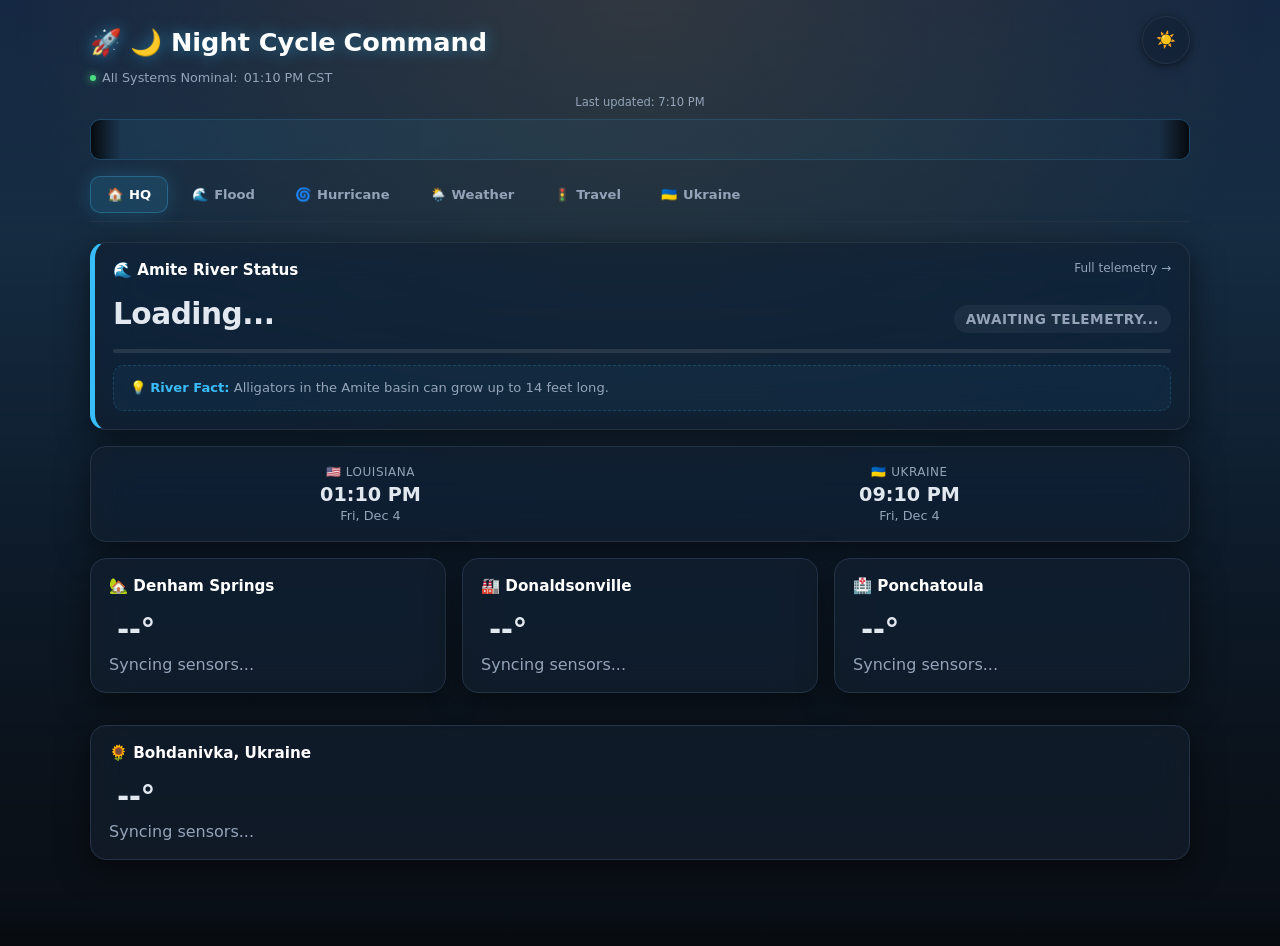
<file: index.html>
<!DOCTYPE html>
<html lang="en">
<head>
    <meta charset="UTF-8">
    <meta name="viewport" content="width=device-width, initial-scale=1.0">
    <link href="https://fonts.googleapis.com/css2?family=Inter:wght@300;400;500;600;700&display=swap" rel="stylesheet">
    <link rel="stylesheet" href="style.css?v=4">
    <script>try{if(localStorage.getItem('roux-theme')==='light')document.documentElement.setAttribute('data-theme','light');}catch(e){}</script>
    <title>🏠 Home | Roux Command</title>
    <link rel="manifest" href="manifest.json">
    <link rel="apple-touch-icon" href="icon-512.png">
    <meta name="apple-mobile-web-app-capable" content="yes">
    <meta name="apple-mobile-web-app-status-bar-style" content="black-translucent">
</head>
<body>
    <div class="container">
        <div class="header-row">
            <h1>🚀 <span id="dynamic-greeting">Roux Family</span> Command</h1>
            <button id="theme-toggle" class="theme-toggle" aria-label="Toggle theme">☀️</button>
        </div>
        
        <div class="heartbeat-container">
            <span class="pulse-dot"></span>             All Systems Nominal: <span class="sys-clock">--:-- -- ---</span>
        </div>
        <div id="last-updated" style="font-size:0.72rem;color:var(--text-muted);text-align:center;margin-top:-6px;margin-bottom:10px;">Last updated: --:--</div>

        <div class="ticker-wrap">
            <div class="ticker-track" id="ticker-track">
                <span id="ticker-greeting"></span> &nbsp;✦&nbsp; <span id="ticker-psalm"></span> &nbsp;✦&nbsp; <span id="ticker-weather"></span>
            </div>
        </div>
        
        <div class="nav-tabs">
            <a href="index.html" class="active"><span class="icon">🏠</span> <span>HQ</span></a>
            <a href="river.html"><span class="icon">🌊</span> <span>Flood</span></a>
            <a href="prep.html"><span class="icon">🌀</span> <span>Hurricane</span></a>
            <a href="weather.html"><span class="icon">🌦️</span> <span>Weather</span></a>
            <a href="travel.html"><span class="icon">🚦</span> <span>Travel</span></a>
            <a href="ukraine.html"><span class="icon">🇺🇦</span> <span>Ukraine</span></a>
        </div>

        <a href="river.html" class="panel float-hover" id="home-river-panel" style="border-left: 5px solid var(--accent-blue); display:block; text-decoration:none; color:inherit;">
            <h3>🌊 Amite River Status <span style="float:right;font-size:0.75rem;color:var(--text-muted);font-weight:400;">Full telemetry →</span></h3>
            <div style="display: flex; justify-content: space-between; align-items: baseline;">
                <div id="home-stage" class="metric">Loading...</div>
                <div id="home-river-status" class="status-badge" style="background: rgba(255,255,255,0.05); color: var(--text-muted);">Awaiting telemetry...</div>
            </div>
            <div style="height: 4px; background: rgba(255,255,255,0.1); border-radius: 2px; margin-top: 10px; overflow: hidden; position: relative;">
                <div id="mini-river-fill" style="height: 100%; background: var(--status-green); width: 0%; transition: width 1s ease, background 0.5s;"></div>
            </div>
            <div class="river-fact" id="river-fact"></div>
        </a>

        <div id="alerts-container"></div>

        <div class="panel" style="text-align:center;">
            <div style="display:grid; grid-template-columns:1fr 1fr; gap:16px;">
                <div>
                    <div style="font-size:0.75rem;color:var(--text-muted);text-transform:uppercase;letter-spacing:0.5px;">🇺🇸 Louisiana</div>
                    <div id="hq-la-clock" style="font-size:1.2rem;font-weight:700;margin-top:4px;">--:-- --</div>
                    <div id="hq-la-date" style="font-size:0.8rem;color:var(--text-muted);margin-top:2px;">--</div>
                </div>
                <div>
                    <div style="font-size:0.75rem;color:var(--text-muted);text-transform:uppercase;letter-spacing:0.5px;">🇺🇦 Ukraine</div>
                    <div id="hq-ua-clock" style="font-size:1.2rem;font-weight:700;margin-top:4px;">--:-- --</div>
                    <div id="hq-ua-date" style="font-size:0.8rem;color:var(--text-muted);margin-top:2px;">--</div>
                </div>
            </div>
        </div>

        <div class="grid-3">
            <a href="weather.html#denham" class="panel float-hover" style="text-decoration:none;color:inherit;">
                <h3>🏡 Denham Springs</h3>
                <div style="display: flex; gap: 8px; align-items: center;">
                    <div id="denham-icon" style="font-size: 1.8rem;"></div>
                    <div id="denham-temp" class="metric">--°</div>
                </div>
                <div id="denham-desc" style="color: var(--text-muted);">Syncing sensors...</div>
            </a>
            <a href="weather.html#don" class="panel float-hover" style="text-decoration:none;color:inherit;">
                <h3>🏭 Donaldsonville</h3>
                <div style="display: flex; gap: 8px; align-items: center;">
                    <div id="don-icon" style="font-size: 1.8rem;"></div>
                    <div id="don-temp" class="metric">--°</div>
                </div>
                <div id="don-desc" style="color: var(--text-muted);">Syncing sensors...</div>
            </a>
            <a href="weather.html#ponch" class="panel float-hover" style="text-decoration:none;color:inherit;">
                <h3>🏥 Ponchatoula</h3>
                <div style="display: flex; gap: 8px; align-items: center;">
                    <div id="ponch-icon" style="font-size: 1.8rem;"></div>
                    <div id="ponch-temp" class="metric">--°</div>
                </div>
                <div id="ponch-desc" style="color: var(--text-muted);">Syncing sensors...</div>
            </a>
        </div>

        <a href="ukraine.html" class="panel float-hover" style="text-decoration:none;color:inherit;display:block;">
            <h3>🌻 Bohdanivka, Ukraine</h3>
            <div style="display: flex; gap: 8px; align-items: center;">
                <div id="ukr-icon" style="font-size: 1.8rem;"></div>
                <div id="ukr-temp" class="metric">--°</div>
            </div>
            <div id="ukr-desc" style="color: var(--text-muted);">Syncing sensors...</div>
        </a>
    </div>

    <script src="app.js"></script>
    <script>
        const hour = new Date().getHours();
        let greeting = "Roux Family";
        if (hour < 12) greeting = "☕ Morning";
        else if (hour < 18) greeting = "☀️ Afternoon";
        else greeting = "🌙 Night Cycle";
        document.getElementById('dynamic-greeting').innerHTML = greeting;

        const psalms = [
            '"The Lord is my shepherd; I shall not want." — Psalm 23:1',
            '"Be still, and know that I am God." — Psalm 46:10',
            '"This is the day that the Lord has made; let us rejoice and be glad in it." — Psalm 118:24',
            '"The heavens declare the glory of God, and the sky above proclaims his handiwork." — Psalm 19:1',
            '"Create in me a clean heart, O God, and renew a right spirit within me." — Psalm 51:10',
            '"God is our refuge and strength, a very present help in trouble." — Psalm 46:1',
            '"The Lord is my light and my salvation; whom shall I fear?" — Psalm 27:1',
            '"Taste and see that the Lord is good; blessed is the man who takes refuge in him!" — Psalm 34:8',
            '"Your word is a lamp to my feet and a light to my path." — Psalm 119:105',
            '"The Lord is gracious and merciful, slow to anger and abounding in steadfast love." — Psalm 145:8',
            '"I will lift up my eyes to the hills. From where does my help come? My help comes from the Lord." — Psalm 121:1-2',
            '"The earth is the Lord\'s and the fullness thereof, the world and those who dwell therein." — Psalm 24:1',
            '"Oh give thanks to the Lord, for he is good, for his steadfast love endures forever!" — Psalm 107:1',
            '"The Lord is near to all who call on him, to all who call on him in truth." — Psalm 145:18',
            '"Trust in the Lord and do good; dwell in the land and befriend faithfulness." — Psalm 37:3'
        ];

        function updateTicker(weatherText) {
            const now = new Date();
            const hour = now.getHours();
            let greet = "Good evening";
            if (hour < 12) greet = "Good morning";
            else if (hour < 18) greet = "Good afternoon";

            const dayOfYear = Math.floor((Date.now() - Date.UTC(now.getFullYear(), 0, 1)) / 86400000);
            const psalm = psalms[dayOfYear % psalms.length];

            document.getElementById('ticker-greeting').innerText = greet + ', Roux Family';
            document.getElementById('ticker-psalm').innerText = psalm;
            document.getElementById('ticker-weather').innerText = weatherText || 'Syncing sensors...';
        }
        updateTicker();

        function updateDualClocks() {
            const now = new Date();
            document.getElementById('hq-la-clock').innerText = now.toLocaleTimeString('en-US', { timeZone: 'America/Chicago', hour: '2-digit', minute:'2-digit' });
            document.getElementById('hq-la-date').innerText = now.toLocaleDateString('en-US', { timeZone: 'America/Chicago', weekday: 'short', month: 'short', day: 'numeric' });
            document.getElementById('hq-ua-clock').innerText = now.toLocaleTimeString('en-US', { timeZone: 'Europe/Kyiv', hour: '2-digit', minute:'2-digit' });
            document.getElementById('hq-ua-date').innerText = now.toLocaleDateString('en-US', { timeZone: 'Europe/Kyiv', weekday: 'short', month: 'short', day: 'numeric' });
        }
        updateDualClocks();
        setInterval(updateDualClocks, 1000);

        async function initDashboard() {
            updateClock();
            
            document.getElementById('river-fact').innerHTML = '💡 <strong>River Fact:</strong> ' + getRiverFact();

            const riverData = await fetchRiver();
            if (riverData) {
                document.getElementById('home-stage').innerText = riverData.stage + ' ft';
                const status = document.getElementById('home-river-status');
                const fill = document.getElementById('mini-river-fill');
                const panel = document.getElementById('home-river-panel');
                
                let percent = (riverData.raw / 40) * 100;
                fill.style.width = Math.min(percent, 100) + '%';

                if (riverData.raw >= 35) {
                    status.innerText = "🚨 MAJOR FLOOD";
                    status.style.color = "var(--status-red)";
                    fill.style.background = "var(--status-red)";
                    panel.style.borderLeftColor = "var(--status-red)";
                    panel.classList.add('critical-state');
                } else if (riverData.raw >= 29) {
                    status.innerText = "⚠️ ACTION STAGE";
                    status.style.color = "var(--status-orange)";
                    fill.style.background = "var(--status-orange)";
                    panel.style.borderLeftColor = "var(--status-orange)";
                    panel.classList.remove('critical-state');
                } else {
                    status.innerText = "🟢 NOMINAL";
                    status.style.color = "var(--status-green)";
                    fill.style.background = "var(--status-green)";
                    panel.style.borderLeftColor = "var(--accent-blue)";
                    panel.classList.remove('critical-state');
                }
            }

            const locations = [
                { lat: 30.48, lon: -90.95, prefix: 'denham' },
                { lat: 30.10, lon: -90.99, prefix: 'don' },
                { lat: 30.44, lon: -90.40, prefix: 'ponch' }
            ];

            let denhamWeather = '';
            for (const loc of locations) {
                const w = await fetchWeather(loc.lat, loc.lon);
                if (w) {
                    document.getElementById(`${loc.prefix}-temp`).innerText = w.current.temp + '°';
                    document.getElementById(`${loc.prefix}-icon`).innerText = w.current.icon;
                    document.getElementById(`${loc.prefix}-desc`).innerText = w.current.desc;
                    if (loc.prefix === 'denham') {
                        denhamWeather = `${w.current.desc}, ${w.current.temp}°`;
                    }
                }
            }

            const alerts = await fetchAlerts(30.48, -90.95);
            const ac = document.getElementById('alerts-container');
            if (alerts) {
                ac.innerHTML = `<div class="panel" style="border-left: 5px solid var(--status-red); background: rgba(248,113,113,0.08);"><h3 style="color:var(--status-red);">🚨 Active Weather Alert</h3><p style="font-size:0.9rem;color:var(--text-main);line-height:1.4;">${alerts}</p></div>`;
                denhamWeather = '⚠️ ' + denhamWeather;
            } else {
                ac.innerHTML = '';
            }

            updateTicker(denhamWeather);

            const ua = await fetchWeather(48.03188, 35.82367);
            if (ua) {
                document.getElementById('ukr-temp').innerText = ua.current.temp + '°';
                document.getElementById('ukr-icon').innerText = ua.current.icon;
                document.getElementById('ukr-desc').innerText = ua.current.desc;
            }

            document.getElementById('last-updated').innerText = 'Last updated: ' + new Date().toLocaleTimeString('en-US', { hour: 'numeric', minute: '2-digit' });
        }

        initDashboard();
        setInterval(initDashboard, 300000);
    </script>
</body>
</html>
</file>
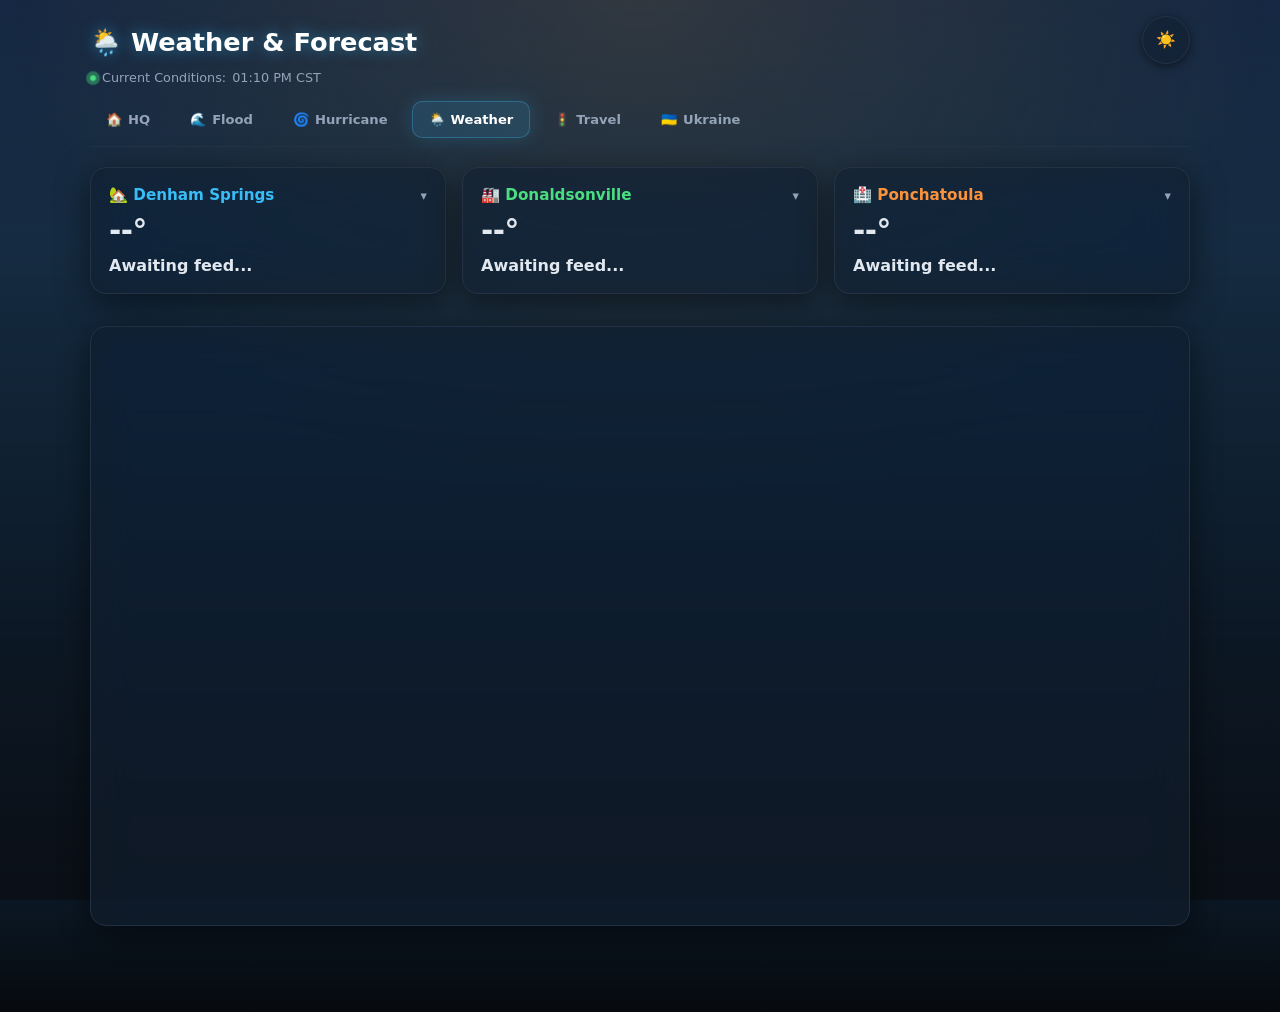
<file: forecast.html>
<!DOCTYPE html>
<html lang="en">
<head>
    <meta charset="UTF-8">
    <meta name="viewport" content="width=device-width, initial-scale=1.0">
    <title>Redirecting...</title>
    <meta http-equiv="refresh" content="0; url=weather.html">
    <link rel="canonical" href="weather.html">
</head>
<body>
    <p>Forecast has moved to <a href="weather.html">Weather & Forecast</a>.</p>
</body>
</html>
</file>
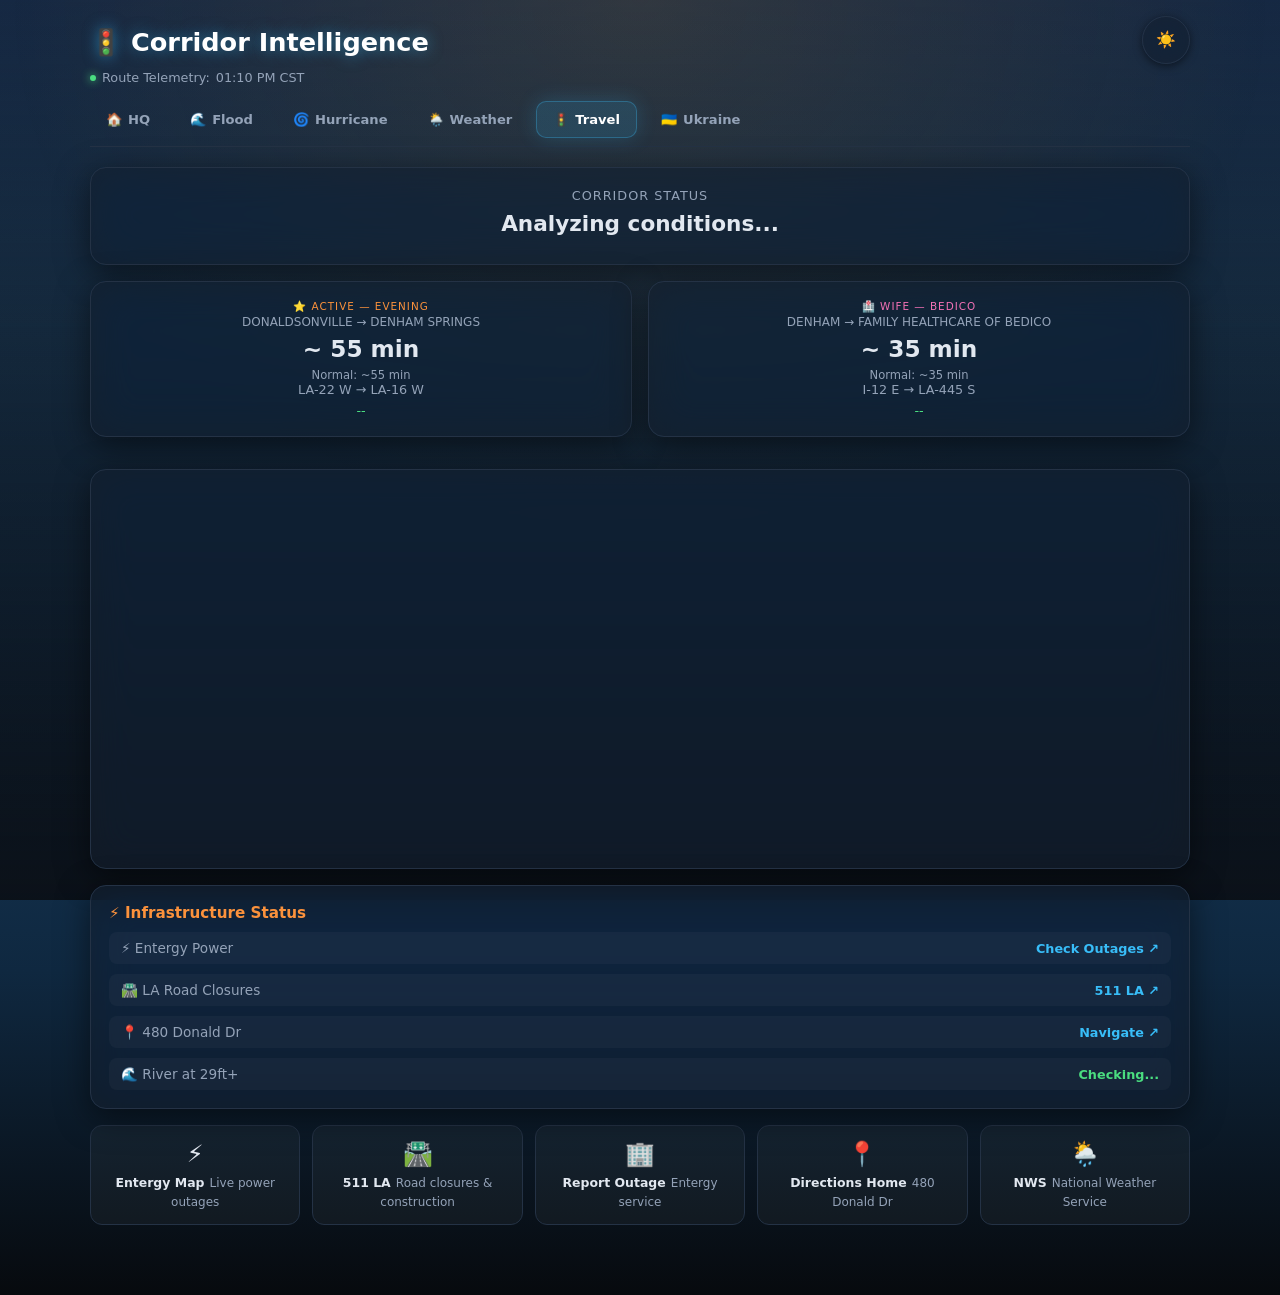
<file: travel.html>
<!DOCTYPE html>
<html lang="en">
<head>
    <meta charset="UTF-8">
    <meta name="viewport" content="width=device-width, initial-scale=1.0">
    <link href="https://fonts.googleapis.com/css2?family=Inter:wght@300;400;500;600;700&display=swap" rel="stylesheet">
    <link rel="stylesheet" href="style.css?v=4">
    <script>try{if(localStorage.getItem('roux-theme')==='light')document.documentElement.setAttribute('data-theme','light');}catch(e){}</script>
    <title>🚦 Corridor Intelligence | Roux Command</title>
    <link rel="manifest" href="manifest.json">
    <link rel="apple-touch-icon" href="icon-512.png">
    <meta name="apple-mobile-web-app-capable" content="yes">
    <meta name="apple-mobile-web-app-status-bar-style" content="black-translucent">
    <style>
        .route-card {
            text-decoration: none;
            color: inherit;
            display: block;
            text-align: center;
            cursor: pointer;
        }
        .route-card:hover {
            border-color: rgba(56,189,248,0.5) !important;
            box-shadow: 0 12px 40px rgba(56,189,248,0.2) !important;
        }
        .route-badge {
            font-size: 0.65rem;
            text-transform: uppercase;
            letter-spacing: 1px;
            margin-bottom: 2px;
        }
    </style>
</head>
<body>
    <div class="container">
        <div class="header-row">
            <h1>🚦 Corridor Intelligence</h1>
            <button id="theme-toggle" class="theme-toggle" aria-label="Toggle theme">☀️</button>
        </div>

        <div class="heartbeat-container">
            <span class="pulse-dot"></span>             Route Telemetry: <span class="sys-clock">--:-- -- ---</span>
        </div>

        <div class="nav-tabs">
            <a href="index.html"><span class="icon">🏠</span> <span>HQ</span></a>
            <a href="river.html"><span class="icon">🌊</span> <span>Flood</span></a>
            <a href="prep.html"><span class="icon">🌀</span> <span>Hurricane</span></a>
            <a href="weather.html"><span class="icon">🌦️</span> <span>Weather</span></a>
            <a href="travel.html" class="active"><span class="icon">🚦</span> <span>Travel</span></a>
            <a href="ukraine.html"><span class="icon">🇺🇦</span> <span>Ukraine</span></a>
        </div>

        <div id="travel-status" class="panel" style="text-align: center; padding: 20px;">
            <div style="font-size: 0.8rem; color: var(--text-muted); text-transform: uppercase; letter-spacing: 1px;">Corridor Status</div>
            <div id="corridor-verdict" style="font-size: 1.35rem; font-weight: 800; margin: 8px 0;">Analyzing conditions...</div>
            <div id="corridor-reason" style="font-size: 0.85rem; color: var(--text-muted);"></div>
            <div id="departure-tip" style="display:none; margin-top: 12px; padding: 10px 14px; background: rgba(56,189,248,0.08); border: 1px solid rgba(56,189,248,0.2); border-radius: 10px; font-size: 0.85rem; color: var(--text-main);"></div>
        </div>

        <div class="grid-2" style="margin-bottom: 16px;">
            <a id="active-route-card" target="_blank" class="panel float-hover route-card">
                <div class="route-badge" id="active-badge" style="color: var(--accent-blue);">⭐ Active</div>
                <div id="active-route-name" style="font-size: 0.75rem; color: var(--text-muted); text-transform: uppercase;">Denham → Donaldsonville</div>
                <div id="active-time" style="font-size: 1.45rem; font-weight: 700; margin: 6px 0;">~ 45 min</div>
                <div id="active-baseline" style="font-size: 0.72rem; color: var(--text-muted);">Normal: ~45 min</div>
                <div id="active-route-path" style="font-size: 0.8rem; color: var(--text-muted);">I-12 W → I-10 W</div>
                <div id="active-conditions" style="font-size: 0.8rem; margin-top: 6px; color: var(--status-green);">--</div>
            </a>
            <a href="https://www.google.com/maps/dir/Denham+Springs,+LA/Family+Healthcare+of+Bedico,+Ponchatoula,+LA" target="_blank" class="panel float-hover route-card">
                <div style="font-size: 0.65rem; color: #f472b6; text-transform: uppercase; letter-spacing: 1px; margin-bottom: 2px;">🏥 Wife — Bedico</div>
                <div style="font-size: 0.75rem; color: var(--text-muted); text-transform: uppercase;">Denham → Family Healthcare of Bedico</div>
                <div style="font-size: 1.45rem; font-weight: 700; margin: 6px 0;">~ 35 min</div>
                <div style="font-size: 0.72rem; color: var(--text-muted);">Normal: ~35 min</div>
                <div style="font-size: 0.8rem; color: var(--text-muted);">I-12 E → LA-445 S</div>
                <div id="route-bedico-conditions" style="font-size: 0.8rem; margin-top: 6px; color: var(--status-green);">--</div>
            </a>
        </div>

        <div class="panel" style="padding: 0; overflow: hidden; border-radius: 16px; height: 400px;">
            <iframe id="route-map" width="100%" height="100%" style="border:0;" allowfullscreen loading="lazy" referrerpolicy="no-referrer-when-downgrade"></iframe>
        </div>

        <div class="panel float-hover">
            <h3 style="color: var(--status-orange);">⚡ Infrastructure Status</h3>
                <div style="display: flex; flex-direction: column; gap: 10px;">
                    <div style="display: flex; justify-content: space-between; align-items: center; padding: 8px 12px; background: rgba(255,255,255,0.03); border-radius: 8px;">
                        <span style="color: var(--text-muted); font-size: 0.85rem;">⚡ Entergy Power</span>
                        <a href="https://www.etrviewoutage.com/map?state=LA" target="_blank" style="color: var(--accent-blue); font-size: 0.8rem; text-decoration: none; font-weight: 600;">Check Outages ↗</a>
                    </div>
                    <div style="display: flex; justify-content: space-between; align-items: center; padding: 8px 12px; background: rgba(255,255,255,0.03); border-radius: 8px;">
                        <span style="color: var(--text-muted); font-size: 0.85rem;">🛣️ LA Road Closures</span>
                        <a href="https://www.511la.org/" target="_blank" style="color: var(--accent-blue); font-size: 0.8rem; text-decoration: none; font-weight: 600;">511 LA ↗</a>
                    </div>
                    <div style="display: flex; justify-content: space-between; align-items: center; padding: 8px 12px; background: rgba(255,255,255,0.03); border-radius: 8px;">
                        <span style="color: var(--text-muted); font-size: 0.85rem;">📍 480 Donald Dr</span>
                        <a href="https://www.google.com/maps/dir//480+Donald+Dr,+Denham+Springs,+LA+70726" target="_blank" style="color: var(--accent-blue); font-size: 0.8rem; text-decoration: none; font-weight: 600;">Navigate ↗</a>
                    </div>
                    <div style="display: flex; justify-content: space-between; align-items: center; padding: 8px 12px; background: rgba(255,255,255,0.03); border-radius: 8px;">
                        <span style="color: var(--text-muted); font-size: 0.85rem;">🌊 River at 29ft+</span>
                        <span id="river-road-status" style="font-size: 0.8rem; font-weight: 600; color: var(--status-green);">Checking...</span>
                    </div>
                </div>
            </div>

        <div class="quick-links" style="margin-top: 16px;">
            <a href="https://www.etrviewoutage.com/map?state=LA" target="_blank" class="quick-link">
                <span class="ql-icon">⚡</span>
                <span class="ql-label">Entergy Map</span>
                <span class="ql-desc">Live power outages</span>
            </a>
            <a href="https://www.511la.org/" target="_blank" class="quick-link">
                <span class="ql-icon">🛣️</span>
                <span class="ql-label">511 LA</span>
                <span class="ql-desc">Road closures & construction</span>
            </a>
            <a href="https://www.entergy-louisiana.com/outages/" target="_blank" class="quick-link">
                <span class="ql-icon">🏢</span>
                <span class="ql-label">Report Outage</span>
                <span class="ql-desc">Entergy service</span>
            </a>
            <a href="https://www.google.com/maps/dir//480+Donald+Dr,+Denham+Springs,+LA+70726" target="_blank" class="quick-link">
                <span class="ql-icon">📍</span>
                <span class="ql-label">Directions Home</span>
                <span class="ql-desc">480 Donald Dr</span>
            </a>
            <a href="https://www.weather.gov/" target="_blank" class="quick-link">
                <span class="ql-icon">🌦️</span>
                <span class="ql-label">NWS</span>
                <span class="ql-desc">National Weather Service</span>
            </a>
        </div>
    </div>

    <script src="app.js"></script>
    <script>
        function travelVerdict(weather, river, alerts) {
            let hazards = [];
            let score = 0;

            if (alerts) {
                hazards.push('⚠️ Active weather alert');
                score += 3;
            }
            if (weather && weather.pop >= 60) {
                hazards.push('☔ Heavy rain likely');
                score += 2;
            } else if (weather && weather.pop >= 30) {
                hazards.push('🌦️ Scattered showers');
                score += 1;
            }
            if (weather && weather.visibility != null && parseFloat(weather.visibility) < 3) {
                hazards.push('🌫️ Low visibility');
                score += 2;
            }
            if (weather && weather.wind >= 30) {
                hazards.push('💨 Strong winds');
                score += 2;
            } else if (weather && weather.wind >= 20) {
                hazards.push('🌬️ Breezy');
                score += 1;
            }
            if (river && river.raw >= 35) {
                hazards.push('🚨 Major flooding — avoid low-lying routes');
                score += 4;
            } else if (river && river.raw >= 29) {
                hazards.push('🌊 Action stage — some roads may flood');
                score += 2;
            }

            if (score === 0) return { verdict: '✅ All Clear', color: 'var(--status-green)', reason: 'Conditions favorable for travel. No hazards detected on corridor.' };
            if (score <= 2) return { verdict: '🟡 Exercise Caution', color: 'var(--status-orange)', reason: hazards.join(' • ') };
            if (score <= 4) return { verdict: '🟠 Elevated Risk', color: 'var(--status-orange)', reason: hazards.join(' • ') };
            return { verdict: '🔴 Avoid Travel', color: 'var(--status-red)', reason: hazards.join(' • ') };
        }

        function routeConditions(w1, w2) {
            if (!w1 || !w2) return { label: '--', color: 'var(--text-muted)' };
            const hazards = [];
            if (w1.pop >= 60 || w2.pop >= 60) hazards.push('Rain');
            if ((w1.visibility != null && parseFloat(w1.visibility) < 3) || (w2.visibility != null && parseFloat(w2.visibility) < 3)) hazards.push('Fog');
            if (w1.wind >= 25 || w2.wind >= 25) hazards.push('Wind');
            if (hazards.length === 0) return { label: '✅ Clear', color: 'var(--status-green)' };
            return { label: `⚠️ ${hazards.join('/')}`, color: 'var(--status-orange)' };
        }

        const HOME_ADDR = '480+Donald+Dr,+Denham+Springs,+LA+70726';
        const WORK_COORDS = '30.1007863,-90.9565542';

        const MAP_MORNING = `https://www.google.com/maps/embed?pb=!1m28!1m12!1m3!1d110192!2d-90.957!3d30.294!2m3!1f0!2f0!3f0!3m2!1i1024!2i768!4f13.1!4m13!3e0!4m5!1s0x8626b7a5a5a5a5a5%3A0x5a5a5a5a5a5a5a5a!2sDenham+Springs!3m2!1d30.4879787!2d-90.9567682!4m5!1s0x8626b4b4b4b4b4b4%3A0x4b4b4b4b4b4b4b4b!2sDonaldsonville!3m2!1d30.1007863!2d-90.9565542!5e0!3m2!1sen!2sus!4v1`;
        const MAP_EVENING = `https://www.google.com/maps/embed?pb=!1m28!1m12!1m3!1d110192!2d-90.957!3d30.294!2m3!1f0!2f0!3f0!3m2!1i1024!2i768!4f13.1!4m13!3e0!4m5!1s0x8626b4b4b4b4b4b4%3A0x4b4b4b4b4b4b4b4b!2sDonaldsonville!3m2!1d30.1007863!2d-90.9565542!4m5!1s0x8626b7a5a5a5a5a5%3A0x5a5a5a5a5a5a5a5a!2sDenham+Springs!3m2!1d30.4879787!2d-90.9567682!5e0!3m2!1sen!2sus!4v1`;

        function activeRoute() {
            return new Date().getHours() < 12 ? 'morning' : 'evening';
        }

        async function initTravel() {
            updateClock();

            const [denhamW, donW, bedicoW, river, alerts] = await Promise.all([
                fetchWeather(30.48, -90.95),
                fetchWeather(30.10, -90.99),
                fetchWeather(30.42, -90.38),
                fetchRiver(),
                fetchAlerts(30.48, -90.95)
            ]);

            const active = activeRoute();
            const isMorning = active === 'morning';

            const card = document.getElementById('active-route-card');
            const badge = document.getElementById('active-badge');
            const rName = document.getElementById('active-route-name');
            const rTime = document.getElementById('active-time');
            const rPath = document.getElementById('active-route-path');

            if (isMorning) {
                card.href = `https://www.google.com/maps/dir/${HOME_ADDR}/${WORK_COORDS}`;
                badge.innerText = '⭐ Active — Morning';
                badge.style.color = 'var(--accent-blue)';
                rName.innerText = 'Denham → Donaldsonville';
                rTime.innerText = '~ 45 min';
                document.getElementById('active-baseline').innerText = 'Normal: ~45 min';
                rPath.innerText = 'I-12 W → I-10 W';
            } else {
                card.href = `https://www.google.com/maps/dir/${WORK_COORDS}/${HOME_ADDR}`;
                badge.innerText = '⭐ Active — Evening';
                badge.style.color = 'var(--status-orange)';
                rName.innerText = 'Donaldsonville → Denham Springs';
                rTime.innerText = '~ 55 min';
                document.getElementById('active-baseline').innerText = 'Normal: ~55 min';
                rPath.innerText = 'LA-22 W → LA-16 W';
            }

            document.getElementById('route-map').src = isMorning ? MAP_MORNING : MAP_EVENING;

            const activeOriginW = isMorning ? denhamW : donW;
            const activeDestW = isMorning ? donW : denhamW;

            if (activeOriginW) {
                const c = activeOriginW.current;
                const verdict = travelVerdict(c, river, alerts);
                document.getElementById('corridor-verdict').innerText = verdict.verdict;
                document.getElementById('corridor-verdict').style.color = verdict.color;
                document.getElementById('corridor-reason').innerText = verdict.reason;

                const rc = routeConditions(c, activeDestW?.current);
                document.getElementById('active-conditions').innerText = rc.label;
                document.getElementById('active-conditions').style.color = rc.color;

                // Departure window tip: find the driest 2h window in the next 6h
                const tip = document.getElementById('departure-tip');
                const hourly = activeOriginW.hourly;
                if (hourly && hourly.precipitation_probability && hourly.time) {
                    const nowIdx = hourly.time.findIndex(t => new Date(t) >= new Date());
                    if (nowIdx >= 0) {
                        let best = null;
                        for (let i = nowIdx; i < Math.min(nowIdx + 5, hourly.time.length - 1); i++) {
                            const avg = (hourly.precipitation_probability[i] + hourly.precipitation_probability[i + 1]) / 2;
                            if (!best || avg < best.avg) best = { avg, i };
                        }
                        if (best && best.avg < 40) {
                            const t = new Date(hourly.time[best.i]);
                            const when = t.toLocaleTimeString('en-US', { hour: 'numeric', minute: '2-digit' });
                            tip.style.display = 'block';
                            tip.innerText = `💡 Driest window: leave around ${when} (rain chance ~${Math.round(best.avg)}%)`;
                        }
                    }
                }
            }

            if (denhamW && bedicoW) {
                const rc = routeConditions(denhamW.current, bedicoW.current);
                document.getElementById('route-bedico-conditions').innerText = rc.label;
                document.getElementById('route-bedico-conditions').style.color = rc.color;
            }

            if (river) {
                const rs = document.getElementById('river-road-status');
                if (river.raw >= 29) {
                    rs.innerText = '⚠️ Road flood risk';
                    rs.style.color = 'var(--status-red)';
                } else {
                    rs.innerText = '✅ Routes clear';
                    rs.style.color = 'var(--status-green)';
                }
            }
        }

        initTravel();
        setInterval(initTravel, 300000);
    </script>
</body>
</html>
</file>
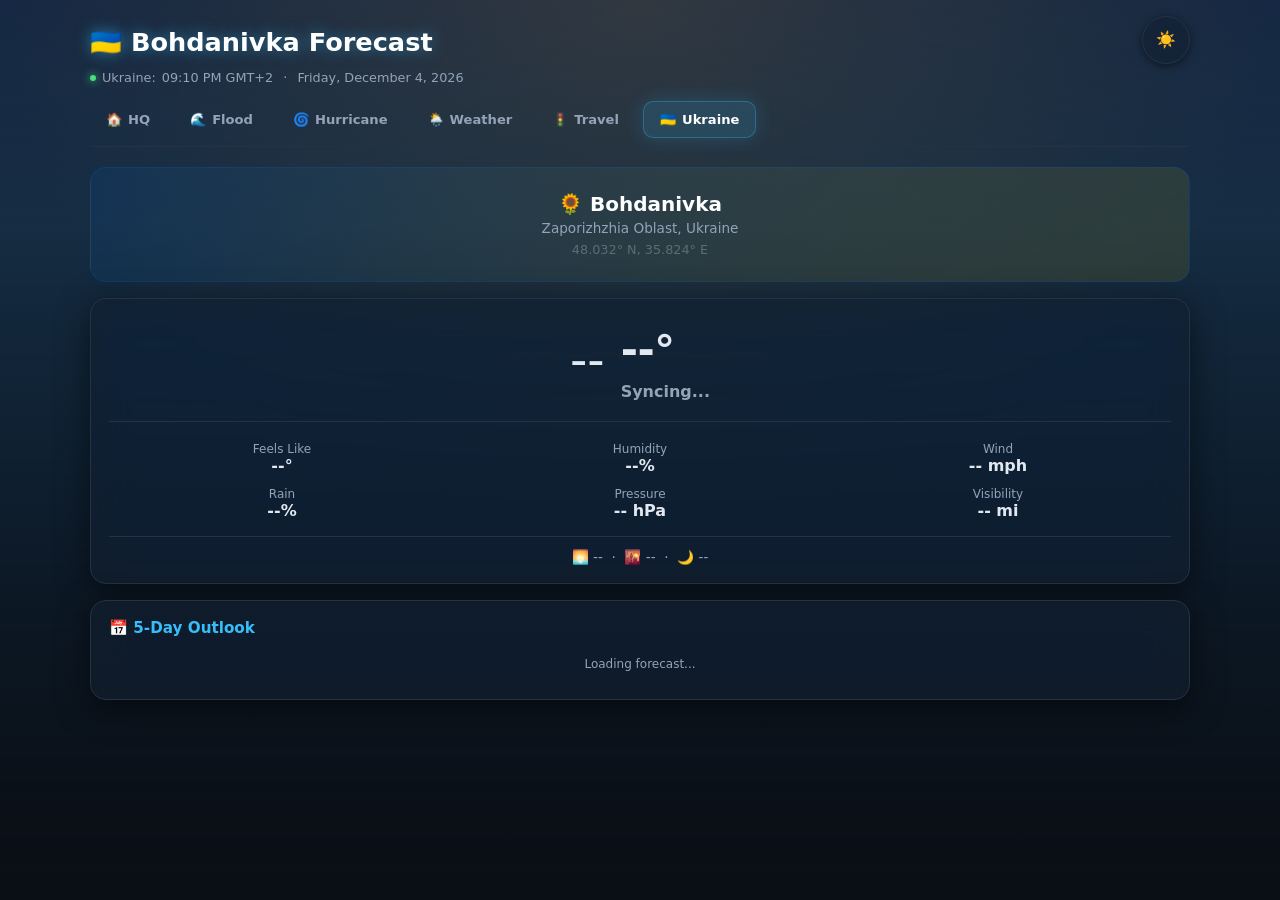
<file: ukraine.html>
<!DOCTYPE html>
<html lang="en">
<head>
    <meta charset="UTF-8">
    <meta name="viewport" content="width=device-width, initial-scale=1.0">
    <link href="https://fonts.googleapis.com/css2?family=Inter:wght@300;400;500;600;700&display=swap" rel="stylesheet">
    <link rel="stylesheet" href="style.css?v=4">
    <script>try{if(localStorage.getItem('roux-theme')==='light')document.documentElement.setAttribute('data-theme','light');}catch(e){}</script>
    <title>🇺🇦 Bohdanivka | Roux Command</title>
    <link rel="manifest" href="manifest.json">
    <link rel="apple-touch-icon" href="icon-512.png">
    <meta name="apple-mobile-web-app-capable" content="yes">
    <meta name="apple-mobile-web-app-status-bar-style" content="black-translucent">
    <style>
        .ukraine-header {
            background: linear-gradient(135deg, rgba(0,87,184,0.15), rgba(255,215,0,0.1));
            border: 1px solid rgba(0,87,184,0.25);
            border-radius: 16px;
            padding: 24px;
            text-align: center;
            margin-bottom: 16px;
        }
        .ukraine-header h2 { font-size: 1.25rem; margin-bottom: 4px; }
        .ukraine-header .sub { font-size: 0.85rem; color: var(--text-muted); }
        .cf-day {
            flex-shrink: 0;
            display: flex;
            flex-direction: column;
            align-items: center;
            gap: 2px;
            min-width: 52px;
            padding: 8px 6px;
            border-radius: 8px;
            background: rgba(255,255,255,0.03);
            text-align: center;
        }
        /* Mobile-readable minimum (family dashboard) */
        .cf-day-name { font-size: 0.78rem; font-weight: 600; color: var(--text-muted); text-transform: uppercase; letter-spacing: 0.3px; }
        .cf-day-icon { font-size: 1.2rem; line-height: 1; }
        .cf-day-high { font-size: 0.85rem; font-weight: 700; color: var(--status-orange); }
        .cf-day-low { font-size: 0.72rem; color: var(--accent-blue); opacity: 0.7; }
        .cf-day-pop { font-size: 0.72rem; color: var(--accent-blue); }
        .cf-day.today { background: rgba(56,189,248,0.08); border: 1px solid rgba(56,189,248,0.15); }
    </style>
</head>
<body>
    <div class="container">
        <div class="header-row">
            <h1>🇺🇦 Bohdanivka Forecast</h1>
            <button id="theme-toggle" class="theme-toggle" aria-label="Toggle theme">☀️</button>
        </div>

        <div class="heartbeat-container">
            <span class="pulse-dot"></span>             Ukraine: <span id="ukraine-clock">--:-- -- ---</span> &nbsp;·&nbsp; <span id="ukraine-date"></span>
        </div>

        <div class="nav-tabs">
            <a href="index.html"><span class="icon">🏠</span> <span>HQ</span></a>
            <a href="river.html"><span class="icon">🌊</span> <span>Flood</span></a>
            <a href="prep.html"><span class="icon">🌀</span> <span>Hurricane</span></a>
            <a href="weather.html"><span class="icon">🌦️</span> <span>Weather</span></a>
            <a href="travel.html"><span class="icon">🚦</span> <span>Travel</span></a>
            <a href="ukraine.html" class="active"><span class="icon">🇺🇦</span> <span>Ukraine</span></a>
        </div>

        <div class="ukraine-header">
            <h2>🌻 Bohdanivka</h2>
            <div class="sub">Zaporizhzhia Oblast, Ukraine</div>
            <div style="font-size: 0.8rem; color: rgba(255,255,255,0.25); margin-top: 6px;">48.032° N, 35.824° E</div>
        </div>

        <div class="panel float-hover" id="ukraine-weather">
            <div style="display: flex; align-items: center; gap: 16px; justify-content: center;">
                <div id="ukr-icon" style="font-size: 3rem;">--</div>
                <div>
                    <!-- Scaled via .ukraine-temp in style.css (smaller on phone) -->
                    <div id="ukr-temp" class="metric ukraine-temp">--°</div>
                    <div id="ukr-desc" style="color: var(--text-muted); font-weight: 600;">Syncing...</div>
                </div>
            </div>
            <div style="display: grid; grid-template-columns: repeat(3, 1fr); gap: 12px; margin-top: 20px; border-top: 1px solid var(--border-color); padding-top: 20px;">
                <div style="text-align: center;">
                    <div style="font-size: 0.75rem; color: var(--text-muted);">Feels Like</div>
                    <div id="ukr-feels" style="font-size: 1rem; font-weight: 700;">--°</div>
                </div>
                <div style="text-align: center;">
                    <div style="font-size: 0.75rem; color: var(--text-muted);">Humidity</div>
                    <div id="ukr-hum" style="font-size: 1rem; font-weight: 700;">--%</div>
                </div>
                <div style="text-align: center;">
                    <div style="font-size: 0.75rem; color: var(--text-muted);">Wind</div>
                    <div id="ukr-wind" style="font-size: 1rem; font-weight: 700;">-- mph</div>
                </div>
                <div style="text-align: center;">
                    <div style="font-size: 0.75rem; color: var(--text-muted);">Rain</div>
                    <div id="ukr-pop" style="font-size: 1rem; font-weight: 700;">--%</div>
                </div>
                <div style="text-align: center;">
                    <div style="font-size: 0.75rem; color: var(--text-muted);">Pressure</div>
                    <div id="ukr-pressure" style="font-size: 1rem; font-weight: 700;">-- hPa</div>
                </div>
                <div style="text-align: center;">
                    <div style="font-size: 0.75rem; color: var(--text-muted);">Visibility</div>
                    <div id="ukr-vis" style="font-size: 1rem; font-weight: 700;">-- mi</div>
                </div>
            </div>
            <div style="margin-top: 16px; padding-top: 12px; border-top: 1px solid var(--border-color); text-align: center; font-size: 0.85rem; color: var(--text-muted);">
                <span id="ukr-sunrise">🌅 --</span> &nbsp;·&nbsp; <span id="ukr-sunset">🌇 --</span> &nbsp;·&nbsp; <span id="ukr-moon">🌙 --</span>
            </div>
        </div>

        <div class="panel float-hover">
            <h3 style="color: var(--accent-blue);">📅 5-Day Outlook</h3>
            <div id="ukr-forecast" style="display: flex; justify-content: center; gap: 6px; overflow-x: auto; padding: 6px 0;">
                <div style="color:var(--text-muted);font-size:0.75rem;padding:4px 0;">Loading forecast...</div>
            </div>
        </div>
    </div>

    <script src="app.js"></script>
    <script>
        function updateUkraineClock() {
            const now = new Date();
            const timeStr = now.toLocaleTimeString('en-US', { timeZone: 'Europe/Kyiv', hour: '2-digit', minute:'2-digit', timeZoneName: 'short' });
            const dateStr = now.toLocaleDateString('en-US', { timeZone: 'Europe/Kyiv', weekday: 'long', month: 'long', day: 'numeric', year: 'numeric' });
            document.getElementById('ukraine-clock').innerText = timeStr;
            document.getElementById('ukraine-date').innerText = dateStr;
        }
        updateUkraineClock();
        setInterval(updateUkraineClock, 1000);

        function fmtUaTime(isoStr) {
            if (!isoStr) return '--';
            const d = new Date(isoStr);
            return d.toLocaleTimeString('en-US', { hour: 'numeric', minute: '2-digit' });
        }

        async function loadUkraine() {
            const w = await fetchWeather(48.03188, 35.82367, 'Europe/Kyiv');
            if (w) {
                const c = w.current;
                document.getElementById('ukr-temp').innerText = c.temp + '°';
                document.getElementById('ukr-icon').innerText = c.icon;
                document.getElementById('ukr-desc').innerText = c.desc;
document.getElementById('ukr-feels').innerText = (c.feels ?? '--') + '°';
document.getElementById('ukr-hum').innerText = (c.hum ?? '--') + '%';
                document.getElementById('ukr-wind').innerText = (c.wind ?? '--') + ' mph';
                document.getElementById('ukr-pop').innerText = (c.pop ?? '--') + '%';
                document.getElementById('ukr-pressure').innerText = (c.pressure ?? '--') + ' hPa';
                document.getElementById('ukr-vis').innerText = (c.visibility ?? '--') + ' mi';

                // Sunrise / sunset / moon
                document.getElementById('ukr-sunrise').innerText = '🌅 ' + fmtUaTime(w.daily.sunrise?.[0]);
                document.getElementById('ukr-sunset').innerText = '🌇 ' + fmtUaTime(w.daily.sunset?.[0]);
                const moon = getMoonPhase(new Date());
                document.getElementById('ukr-moon').innerText = `${moon.i} ${moon.n}`;

                // 5-day outlook
                const daily = w.daily;
                let fhtml = '';
                for (let i = 0; i < 5; i++) {
                    const dayName = i === 0 ? 'Today' : new Date(daily.time[i] + 'T12:00:00Z').toLocaleDateString('en-US', { weekday: 'short' });
                    const maxT = Math.round(daily.temperature_2m_max[i]);
                    const minT = Math.round(daily.temperature_2m_min[i]);
                    const pop = daily.precipitation_probability_max[i] || 0;
                    const fc = getWMO(daily.weather_code[i]);
                    fhtml += `
                    <div class="cf-day${i === 0 ? ' today' : ''}">
                        <div class="cf-day-name">${dayName}</div>
                        <div class="cf-day-icon">${fc.icon}</div>
                        <div class="cf-day-high">${maxT}°</div>
                        <div class="cf-day-low">${minT}°</div>
                        <div class="cf-day-pop">🌧${pop}%</div>
                    </div>`;
                }
                document.getElementById('ukr-forecast').innerHTML = fhtml;
            }
        }
        loadUkraine();
        setInterval(loadUkraine, 300000);
    </script>
</body>
</html>
</file>
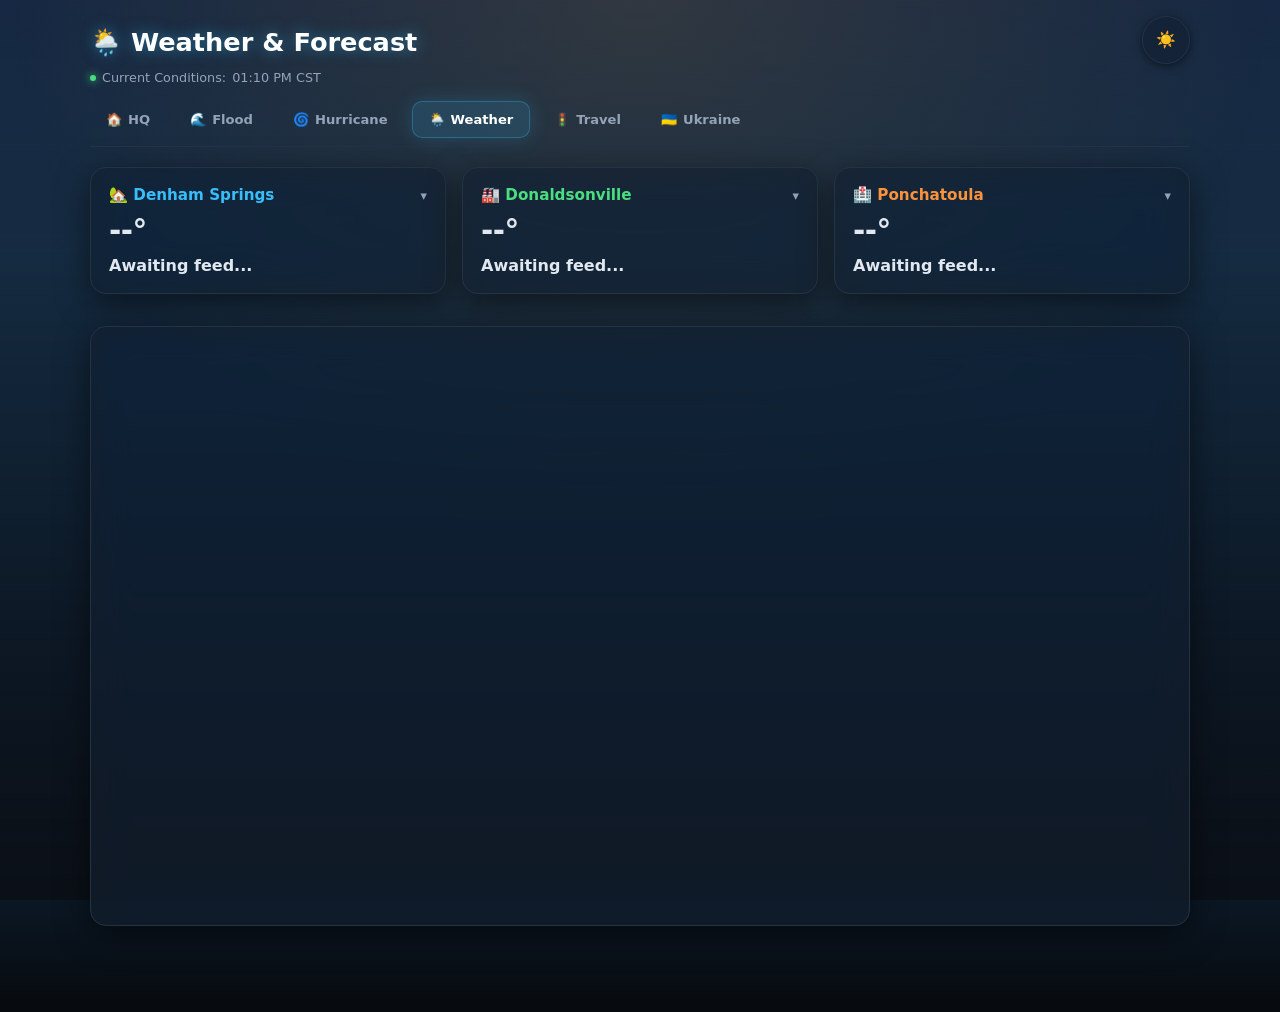
<file: weather.html>
<!DOCTYPE html>
<html lang="en">
<head>
    <meta charset="UTF-8">
    <meta name="viewport" content="width=device-width, initial-scale=1.0">
    <link href="https://fonts.googleapis.com/css2?family=Inter:wght@300;400;500;600;700&display=swap" rel="stylesheet">
    <link rel="stylesheet" href="style.css?v=4">
    <script>try{if(localStorage.getItem('roux-theme')==='light')document.documentElement.setAttribute('data-theme','light');}catch(e){}</script>
    <title>🌦️ Weather & Forecast | Roux Command</title>
    <link rel="manifest" href="manifest.json">
    <link rel="apple-touch-icon" href="icon-512.png">
    <meta name="apple-mobile-web-app-capable" content="yes">
    <meta name="apple-mobile-web-app-status-bar-style" content="black-translucent">
    <style>
        .extra-detail {
            display: flex;
            justify-content: center;
            gap: 14px;
            flex-wrap: wrap;
            margin-top: 10px;
            padding-top: 10px;
            border-top: 1px solid var(--border-color);
            font-size: 0.8rem;
            color: var(--text-muted);
        }
        .extra-detail span {
            display: flex;
            align-items: center;
            gap: 3px;
        }
        .extra-detail strong {
            color: var(--text-main);
        }

        .status-line {
            margin-top: 10px;
            padding-top: 8px;
            border-top: 1px solid var(--border-color);
            font-size: 0.78rem;
            color: var(--text-muted);
            display: flex;
            justify-content: center;
            flex-wrap: wrap;
            gap: 4px;
        }

        .compact-forecast {
            margin-top: 8px;
            padding-top: 6px;
            border-top: 1px solid var(--border-color);
            display: flex;
            justify-content: center;
            gap: 4px;
            overflow-x: auto;
            -webkit-overflow-scrolling: touch;
            scrollbar-width: none;
        }
        .compact-forecast::-webkit-scrollbar { display: none; }
        .cf-day {
            flex-shrink: 0;
            display: flex;
            flex-direction: column;
            align-items: center;
            gap: 2px;
            min-width: 48px;
            padding: 6px 4px;
            border-radius: 8px;
            background: rgba(255,255,255,0.03);
            text-align: center;
        }
        /* Mobile-readable minimum (family dashboard) */
        .cf-day-name { font-size: 0.78rem; font-weight: 600; color: var(--text-muted); text-transform: uppercase; letter-spacing: 0.3px; }
        .cf-day-icon { font-size: 1.1rem; line-height: 1; }
        .cf-day-high { font-size: 0.82rem; font-weight: 700; color: var(--status-orange); }
        .cf-day-low { font-size: 0.72rem; color: var(--accent-blue); opacity: 0.7; }
        .cf-day-pop { font-size: 0.72rem; color: var(--accent-blue); }
        .cf-day.today { background: rgba(56,189,248,0.08); border: 1px solid rgba(56,189,248,0.15); }
        .cf-range { position: relative; width: 100%; height: 4px; background: rgba(255,255,255,0.1); border-radius: 2px; margin: 2px 0; }
        .cf-range-bar { position: absolute; top: 0; bottom: 0; border-radius: 2px; background: linear-gradient(90deg, var(--accent-blue), var(--status-orange)); }

        .panel-toggle { cursor: pointer; user-select: none; display: flex; justify-content: space-between; align-items: center; }
        .panel-toggle .chev { font-size: 0.8rem; color: var(--text-muted); transition: transform 0.3s ease; }
        .panel-collapsible { overflow: hidden; max-height: 2000px; transition: max-height 0.4s ease, opacity 0.3s ease; opacity: 1; }
        .panel-collapsible.collapsed { max-height: 0; opacity: 0; }
    </style>
</head>
<body>
    <div class="container">
        <div class="header-row">
            <h1>🌦️ Weather & Forecast</h1>
            <button id="theme-toggle" class="theme-toggle" aria-label="Toggle theme">☀️</button>
        </div>

        <div class="heartbeat-container">
            <span class="pulse-dot"></span>             Current Conditions: <span class="sys-clock">--:-- -- ---</span>
        </div>

        <div class="nav-tabs">
            <a href="index.html"><span class="icon">🏠</span> <span>HQ</span></a>
            <a href="river.html"><span class="icon">🌊</span> <span>Flood</span></a>
            <a href="prep.html"><span class="icon">🌀</span> <span>Hurricane</span></a>
            <a href="weather.html" class="active"><span class="icon">🌦️</span> <span>Weather</span></a>
            <a href="travel.html"><span class="icon">🚦</span> <span>Travel</span></a>
            <a href="ukraine.html"><span class="icon">🇺🇦</span> <span>Ukraine</span></a>
        </div>

        <div class="grid-3" id="weather-panels">
            <div class="panel float-hover" id="denham">
                <h2 class="panel-toggle" data-target="denham-body" style="color: var(--accent-blue);">🏡 Denham Springs <span class="chev">▾</span></h2>
                <!-- Always visible current weather -->
                <div id="denham-current">
                    <div class="metric" id="denham-temp">--°</div>
                    <div style="font-weight: 600; color: var(--text-main);">
                        <span id="denham-icon"></span> <span id="denham-desc">Awaiting feed...</span>
                    </div>
                </div>
                <!-- Collapsible detailed info -->
                <div class="panel-collapsible collapsed" id="denham-body">
                <div style="display: grid; grid-template-columns: repeat(2, 1fr); gap: 10px; margin-top: 14px; border-top: 1px solid var(--border-color); padding-top: 14px;">
                    <div style="font-size: 0.85rem; color: var(--text-muted);">Feels Like <strong id="denham-feels" style="color: var(--text-main); display: block; font-size: 0.95rem;">--°</strong></div>
                    <div style="font-size: 0.85rem; color: var(--text-muted);">Humidity <strong id="denham-hum" style="color: var(--text-main); display: block; font-size: 0.95rem;">--%</strong></div>
                    <div style="font-size: 0.85rem; color: var(--text-muted);">Wind <strong id="denham-wind" style="color: var(--text-main); display: block; font-size: 0.95rem;">-- mph</strong></div>
                    <div style="font-size: 0.85rem; color: var(--text-muted);">Rain <strong id="denham-pop" style="color: var(--text-main); display: block; font-size: 0.95rem;">--%</strong></div>
                    <div style="font-size: 0.85rem; color: var(--text-muted);">Pressure <strong id="denham-pressure" style="color: var(--text-main); display: block; font-size: 0.95rem;">-- hPa</strong></div>
                    <div style="font-size: 0.85rem; color: var(--text-muted);">Visibility <strong id="denham-vis" style="color: var(--text-main); display: block; font-size: 0.95rem;">-- mi</strong></div>
                </div>
                <div class="extra-detail">
                    <span>☀️ UV <strong id="denham-uv">--</strong></span>
                    <span>🌡️ Dew <strong id="denham-dew">--°</strong></span>
                    <span>☁️ Cloud <strong id="denham-cloud">--%</strong></span>
                    <span>🌅 <strong id="denham-sunrise">--</strong> / 🌇 <strong id="denham-sunset">--</strong></span>
                </div>
                <div class="status-line">
                    🌬️ AQI: <strong id="denham-aqi-val">--</strong> <span id="denham-aqi-label"></span>
                    &nbsp;·&nbsp;
                    🌿 <span id="denham-pollen">--</span>
                </div>
                <div class="compact-forecast" id="denham-forecast">
                    <div style="color:var(--text-muted);font-size:0.75rem;padding:4px 0;">Loading forecast...</div>
                </div>
                </div>
            </div>

            <div class="panel float-hover" id="don">
                <h2 class="panel-toggle" data-target="don-body" style="color: var(--status-green);">🏭 Donaldsonville <span class="chev">▾</span></h2>
                <!-- Always visible current weather -->
                <div id="don-current">
                    <div class="metric" id="don-temp">--°</div>
                    <div style="font-weight: 600; color: var(--text-main);">
                        <span id="don-icon"></span> <span id="don-desc">Awaiting feed...</span>
                    </div>
                </div>
                <!-- Collapsible detailed info -->
                <div class="panel-collapsible collapsed" id="don-body">
                <div style="display: grid; grid-template-columns: repeat(2, 1fr); gap: 10px; margin-top: 14px; border-top: 1px solid var(--border-color); padding-top: 14px;">
                    <div style="font-size: 0.85rem; color: var(--text-muted);">Feels Like <strong id="don-feels" style="color: var(--text-main); display: block; font-size: 0.95rem;">--°</strong></div>
                    <div style="font-size: 0.85rem; color: var(--text-muted);">Humidity <strong id="don-hum" style="color: var(--text-main); display: block; font-size: 0.95rem;">--%</strong></div>
                    <div style="font-size: 0.85rem; color: var(--text-muted);">Wind <strong id="don-wind" style="color: var(--text-main); display: block; font-size: 0.95rem;">-- mph</strong></div>
                    <div style="font-size: 0.85rem; color: var(--text-muted);">Rain <strong id="don-pop" style="color: var(--text-main); display: block; font-size: 0.95rem;">--%</strong></div>
                    <div style="font-size: 0.85rem; color: var(--text-muted);">Pressure <strong id="don-pressure" style="color: var(--text-main); display: block; font-size: 0.95rem;">-- hPa</strong></div>
                    <div style="font-size: 0.85rem; color: var(--text-muted);">Visibility <strong id="don-vis" style="color: var(--text-main); display: block; font-size: 0.95rem;">-- mi</strong></div>
                </div>
                <div class="extra-detail">
                    <span>☀️ UV <strong id="don-uv">--</strong></span>
                    <span>🌡️ Dew <strong id="don-dew">--°</strong></span>
                    <span>☁️ Cloud <strong id="don-cloud">--%</strong></span>
                    <span>🌅 <strong id="don-sunrise">--</strong> / 🌇 <strong id="don-sunset">--</strong></span>
                </div>
                <div class="status-line">
                    🌬️ AQI: <strong id="don-aqi-val">--</strong> <span id="don-aqi-label"></span>
                    &nbsp;·&nbsp;
                    🌿 <span id="don-pollen">--</span>
                </div>
                <div class="compact-forecast" id="don-forecast">
                    <div style="color:var(--text-muted);font-size:0.75rem;padding:4px 0;">Loading forecast...</div>
                </div>
                </div>
            </div>

            <div class="panel float-hover" id="ponch">
                <h2 class="panel-toggle" data-target="ponch-body" style="color: var(--status-orange);">🏥 Ponchatoula <span class="chev">▾</span></h2>
                <!-- Always visible current weather -->
                <div id="ponch-current">
                    <div class="metric" id="ponch-temp">--°</div>
                    <div style="font-weight: 600; color: var(--text-main);">
                        <span id="ponch-icon"></span> <span id="ponch-desc">Awaiting feed...</span>
                    </div>
                </div>
                <!-- Collapsible detailed info -->
                <div class="panel-collapsible collapsed" id="ponch-body">
                <div style="display: grid; grid-template-columns: repeat(2, 1fr); gap: 10px; margin-top: 14px; border-top: 1px solid var(--border-color); padding-top: 14px;">
                    <div style="font-size: 0.85rem; color: var(--text-muted);">Feels Like <strong id="ponch-feels" style="color: var(--text-main); display: block; font-size: 0.95rem;">--°</strong></div>
                    <div style="font-size: 0.85rem; color: var(--text-muted);">Humidity <strong id="ponch-hum" style="color: var(--text-main); display: block; font-size: 0.95rem;">--%</strong></div>
                    <div style="font-size: 0.85rem; color: var(--text-muted);">Wind <strong id="ponch-wind" style="color: var(--text-main); display: block; font-size: 0.95rem;">-- mph</strong></div>
                    <div style="font-size: 0.85rem; color: var(--text-muted);">Rain <strong id="ponch-pop" style="color: var(--text-main); display: block; font-size: 0.95rem;">--%</strong></div>
                    <div style="font-size: 0.85rem; color: var(--text-muted);">Pressure <strong id="ponch-pressure" style="color: var(--text-main); display: block; font-size: 0.95rem;">-- hPa</strong></div>
                    <div style="font-size: 0.85rem; color: var(--text-muted);">Visibility <strong id="ponch-vis" style="color: var(--text-main); display: block; font-size: 0.95rem;">-- mi</strong></div>
                </div>
                <div class="extra-detail">
                    <span>☀️ UV <strong id="ponch-uv">--</strong></span>
                    <span>🌡️ Dew <strong id="ponch-dew">--°</strong></span>
                    <span>☁️ Cloud <strong id="ponch-cloud">--%</strong></span>
                    <span>🌅 <strong id="ponch-sunrise">--</strong> / 🌇 <strong id="ponch-sunset">--</strong></span>
                </div>
                <div class="status-line">
                    🌬️ AQI: <strong id="ponch-aqi-val">--</strong> <span id="ponch-aqi-label"></span>
                    &nbsp;·&nbsp;
                    🌿 <span id="ponch-pollen">--</span>
                </div>
                <div class="compact-forecast" id="ponch-forecast">
                    <div style="color:var(--text-muted);font-size:0.75rem;padding:4px 0;">Loading forecast...</div>
                </div>
                </div>
            </div>
        </div>

        <div class="panel map-panel" style="padding: 0; overflow: hidden; border-radius: 16px;">
            <iframe src="https://embed.windy.com/embed2.html?lat=30.48&lon=-90.95&detail=true&layer=radar" width="100%" height="100%" frameborder="0" allowfullscreen style="border:none; vertical-align: bottom;"></iframe>
        </div>
    </div>

    <script src="app.js"></script>
    <script>
        const LOCATIONS = [
            { lat: 30.48, lon: -90.95, prefix: 'denham' },
            { lat: 30.10, lon: -90.99, prefix: 'don' },
            { lat: 30.44, lon: -90.40, prefix: 'ponch' }
        ];

        function getDayName(dateStr, index) {
            if (index === 0) return "Today";
            const date = new Date(dateStr + 'T12:00:00Z');
            return date.toLocaleDateString('en-US', { weekday: 'short' });
        }

        function pollenLevel(value) {
            if (!value || value === 0) return { label: 'None', color: '#94a3b8' };
            if (value <= 1) return { label: 'Very Low', color: '#4ade80' };
            if (value <= 2) return { label: 'Low', color: '#a3e635' };
            if (value <= 3) return { label: 'Moderate', color: '#fb923c' };
            if (value <= 4) return { label: 'High', color: '#f87171' };
            return { label: 'Very High', color: '#dc2626' };
        }

        function aqiLevel(usAqi) {
            if (usAqi == null) return { label: '--', color: '#94a3b8' };
            if (usAqi <= 50) return { label: 'Good', color: '#4ade80' };
            if (usAqi <= 100) return { label: 'Moderate', color: '#facc15' };
            if (usAqi <= 150) return { label: 'Unhealthy (Sensitive)', color: '#fb923c' };
            if (usAqi <= 200) return { label: 'Unhealthy', color: '#f87171' };
            return { label: 'Very Unhealthy', color: '#dc2626' };
        }

        function nwsShortForecastIcon(text) {
            if (!text) return { desc: 'Unknown', icon: '❓' };
            const t = text.toLowerCase();
            if (t.includes('sunny') && (t.includes('mostly') || t.includes('partly'))) return { desc: text, icon: '🌤️' };
            if (t.includes('sunny') || t.includes('clear') || t.includes('fair')) return { desc: text, icon: '☀️' };
            if (t.includes('partly')) return { desc: text, icon: '⛅' };
            if (t.includes('cloudy') || t.includes('overcast')) return { desc: text, icon: '☁️' };
            if (t.includes('fog') || t.includes('mist') || t.includes('haze')) return { desc: text, icon: '🌫️' };
            if (t.includes('thunderstorm') || (t.includes('thunder') && t.includes('storm'))) return { desc: text, icon: '⛈️' };
            if (t.includes('rain') || t.includes('shower') || t.includes('drizzle')) return { desc: text, icon: '🌧️' };
            if (t.includes('snow') || t.includes('flurries')) return { desc: text, icon: '❄️' };
            if (t.includes('sleet') || t.includes('ice') || t.includes('freezing')) return { desc: text, icon: '🌨️' };
            return { desc: text, icon: '❓' };
        }

        async function loadWeatherPage() {
            updateClock();

            for (const loc of LOCATIONS) {
                const w = await fetchWeather(loc.lat, loc.lon);
                if (!w) continue;

                const c = w.current;
                document.getElementById(`${loc.prefix}-temp`).innerText = c.temp + '°';
                document.getElementById(`${loc.prefix}-icon`).innerText = c.icon;
                document.getElementById(`${loc.prefix}-desc`).innerText = c.desc;
                document.getElementById(`${loc.prefix}-feels`).innerText = (c.feels ?? '--') + '°';
                document.getElementById(`${loc.prefix}-hum`).innerText = (c.hum ?? '--') + '%';
                document.getElementById(`${loc.prefix}-wind`).innerText = (c.wind ?? '--') + ' mph';
                document.getElementById(`${loc.prefix}-pop`).innerText = (c.pop ?? '--') + '%';
                document.getElementById(`${loc.prefix}-pressure`).innerText = (c.pressure ?? '--') + ' hPa';
                document.getElementById(`${loc.prefix}-vis`).innerText = (c.visibility ?? '--') + ' mi';
                document.getElementById(`${loc.prefix}-dew`).innerText = (c.dewPoint ?? '--') + '°';
                document.getElementById(`${loc.prefix}-cloud`).innerText = (c.cloudCover ?? '--') + '%';

                const aqi = await fetchAirQuality(loc.lat, loc.lon);
                let uvVal = '--';
                if (aqi) {
                    uvVal = aqi.uv_index?.toFixed(1) ?? '--';
                    const aq = aqiLevel(aqi.us_aqi);
                    document.getElementById(`${loc.prefix}-aqi-val`).innerText = aqi.us_aqi ?? '--';
                    document.getElementById(`${loc.prefix}-aqi-label`).innerText = aqi.us_aqi ? aq.label : '';
                    document.getElementById(`${loc.prefix}-aqi-label`).style.color = aq.color;
                }
                document.getElementById(`${loc.prefix}-uv`).innerText = uvVal;

                const astro = await fetchAstro(loc.lat, loc.lon);
                if (astro) {
                    document.getElementById(`${loc.prefix}-sunrise`).innerText = astro.sunrise;
                    document.getElementById(`${loc.prefix}-sunset`).innerText = astro.sunset;
                }

                const pollen = await fetchPollen(loc.lat, loc.lon);
                const pel = document.getElementById(`${loc.prefix}-pollen`);
                if (pollen && pollen.highest) {
                    const pl = pollenLevel(pollen.highest.value);
                    pel.innerHTML = `<span style="color:${pl.color};font-weight:600;">${pollen.highest.label} ${pl.label}</span>`;
                } else if (pollen) {
                    pel.innerText = 'None';
                } else {
                    pel.innerText = '--';
                }

                const daily = w.daily;
                const fcContainer = document.getElementById(`${loc.prefix}-forecast`);
                // Global range across the 5 days, for the range bars
                const gMax = Math.max(...daily.temperature_2m_max.slice(0, 5));
                const gMin = Math.min(...daily.temperature_2m_min.slice(0, 5));
                const gRange = (gMax - gMin) || 1;
                let fhtml = '';
                for (let i = 0; i < 5; i++) {
                    const dayName = getDayName(daily.time[i], i);
                    const maxT = Math.round(daily.temperature_2m_max[i]);
                    const minT = Math.round(daily.temperature_2m_min[i]);
                    const pop = daily.precipitation_probability_max[i] || 0;
                    const sf = daily.shortForecast && daily.shortForecast[i];
                    const fc = sf ? nwsShortForecastIcon(sf) : getWMO(daily.weather_code[i]);
                    const left = ((minT - gMin) / gRange) * 100;
                    const width = ((maxT - minT) / gRange) * 100;

                    fhtml += `
                    <div class="cf-day${i === 0 ? ' today' : ''}">
                        <div class="cf-day-name">${dayName}</div>
                        <div class="cf-day-icon">${fc.icon}</div>
                        <div class="cf-day-high">${maxT}°</div>
                        <div class="cf-range"><div class="cf-range-bar" style="left:${left.toFixed(1)}%;width:${Math.max(width, 4).toFixed(1)}%;"></div></div>
                        <div class="cf-day-low">${minT}°</div>
                        <div class="cf-day-pop">🌧${pop}%</div>
                    </div>`;
                }
                fcContainer.innerHTML = fhtml;
            }
        }

        // Collapsible location panels — tap anywhere on the panel to expand/collapse
        document.querySelectorAll('.panel-toggle').forEach(h => {
            h.addEventListener('click', (e) => {
                e.stopPropagation(); // prevent double-fire when clicking header
                const panel = h.closest('.panel');
                const body = panel.querySelector('.panel-collapsible');
                const chev = h.querySelector('.chev');
                body.classList.toggle('collapsed');
                chev.style.transform = body.classList.contains('collapsed') ? 'rotate(-90deg)' : '';
            });
        });

        // Make entire panel clickable for expand/collapse
        document.querySelectorAll('.panel').forEach(panel => {
            panel.addEventListener('click', () => {
                const collapsible = panel.querySelector('.panel-collapsible');
                const chev = panel.querySelector('.chev');
                if (collapsible && chev) {
                    collapsible.classList.toggle('collapsed');
                    chev.style.transform = collapsible.classList.contains('collapsed') ? 'rotate(-90deg)' : '';
                }
            });
        });

        // Anchor scrolling — if URL has a hash (e.g., weather.html#denham), expand that panel and scroll to it
        window.addEventListener('load', () => {
            const hash = window.location.hash;
            if (hash) {
                const target = document.querySelector(hash);
                if (target) {
                    // Expand the collapsible section if it's collapsed
                    const collapsible = target.querySelector('.panel-collapsible');
                    if (collapsible && collapsible.classList.contains('collapsed')) {
                        collapsible.classList.remove('collapsed');
                        const chev = target.querySelector('.chev');
                        if (chev) chev.style.transform = '';
                    }
                    // Scroll to the panel
                    target.scrollIntoView({ behavior: 'smooth', block: 'start' });
                }
            }
        });

        loadWeatherPage();
        setInterval(loadWeatherPage, 300000);
    </script>
</body>
</html>
</file>
<file: style.css>
:root {
    --bg-dark: #070a0e;
    --card-bg: rgba(22, 31, 43, 0.65);
    --border-color: #243245;
    --text-main: #e2e8f0;
    --text-muted: #94a3b8;
    --accent-blue: #38bdf8;
    --status-green: #4ade80;
    --status-red: #f87171;
    --status-orange: #fb923c;
    --heading-color: #ffffff;
    --nav-hover-bg: rgba(255, 255, 255, 0.08);
    --nav-bg: rgba(11, 16, 23, 0.96);
    --grid-line: rgba(36, 50, 69, 0.25);
    --panel-shadow: rgba(0, 0, 0, 0.5);
    --check-tick: #070a0e;
}

/* ===== LIGHT THEME ===== */
[data-theme="light"] {
    --bg-dark: #eef2f7;
    --card-bg: rgba(255, 255, 255, 0.82);
    --border-color: #d3dce6;
    --text-main: #1e293b;
    --text-muted: #5b6b7d;
    --accent-blue: #0284c7;
    --status-green: #16a34a;
    --status-red: #dc2626;
    --status-orange: #ea580c;
    --heading-color: #0f172a;
    --nav-hover-bg: rgba(2, 132, 199, 0.10);
    --nav-bg: rgba(255, 255, 255, 0.96);
    --grid-line: rgba(30, 60, 90, 0.08);
    --panel-shadow: rgba(30, 60, 90, 0.12);
    --check-tick: #ffffff;
}

/* Light theme base — must override weather backgrounds */
[data-theme="light"] body {
    background: linear-gradient(180deg, #eef2f7 0%, #e3eaf2 100%) !important;
}
[data-theme="light"] body::before {
    background-image:
        linear-gradient(var(--grid-line) 1px, transparent 1px),
        linear-gradient(90deg, var(--grid-line) 1px, transparent 1px) !important;
}
[data-theme="light"] body::after {
    background: linear-gradient(180deg, rgba(255,255,255,0.4) 0%, rgba(226,233,242,0.6) 100%) !important;
}

/* Light-mode weather backgrounds — override dark hardcoded values */
[data-theme="light"] body.weather-clear { background: linear-gradient(180deg, #7fb2e0 0%, #a9cdec 40%, #cfe3f5 100%) !important; }
[data-theme="light"] body.weather-cloudy { background: linear-gradient(180deg, #9aa7b5 0%, #b3bdc9 40%, #cdd5de 100%) !important; }
[data-theme="light"] body.weather-rainy { background: linear-gradient(180deg, #8fa2b5 0%, #a7b6c6 40%, #c2cdd9 100%) !important; }
[data-theme="light"] body.weather-storm { background: linear-gradient(180deg, #8b86a3 0%, #a49fb8 40%, #c0bcd0 100%) !important; }
[data-theme="light"] body.weather-foggy { background: linear-gradient(180deg, #c3c9d1 0%, #d3d8de 40%, #e2e6ea 100%) !important; }
[data-theme="light"] body.weather-night { background: linear-gradient(180deg, #dfe7f2 0%, #e9eef6 50%, #f3f6fa 100%) !important; }

/* In light mode, hide all weather-specific ::before overlays (they're dark patterns) */
[data-theme="light"] body.weather-clear::before,
[data-theme="light"] body.weather-cloudy::before,
[data-theme="light"] body.weather-rainy::before,
[data-theme="light"] body.weather-storm::before,
[data-theme="light"] body.weather-foggy::before,
[data-theme="light"] body.weather-night::before {
    display: none !important;
}

/* In light mode, hide all weather-specific ::after overlays too */
[data-theme="light"] body.weather-rainy::after,
[data-theme="light"] body.weather-storm::after,
[data-theme="light"] body.weather-foggy::after {
    display: none !important;
}
[data-theme="light"] body.weather-night::before { opacity: 0.5; }
[data-theme="light"] .panel {
    background: var(--card-bg);
    box-shadow: 0 8px 24px var(--panel-shadow);
}
[data-theme="light"] .nav-tabs a:hover { color: var(--heading-color); background: var(--nav-hover-bg); }
[data-theme="light"] .nav-tabs a.active { color: var(--accent-blue); background: rgba(2, 132, 199, 0.12); border-color: rgba(2, 132, 199, 0.35); box-shadow: none; }
[data-theme="light"] .checklist-item input[type="checkbox"]:checked::after { color: var(--check-tick); }
[data-theme="light"] .forecast-row { background: rgba(255, 255, 255, 0.6); }
[data-theme="light"] .ticker-wrap { background: linear-gradient(90deg, rgba(2, 132, 199, 0.10), rgba(2, 132, 199, 0.03)); border-color: rgba(2, 132, 199, 0.25); }
[data-theme="light"] .ticker-wrap::before { background: linear-gradient(90deg, var(--bg-dark), transparent); }
[data-theme="light"] .ticker-wrap::after { background: linear-gradient(-90deg, var(--bg-dark), transparent); }
[data-theme="light"] .skeleton {
    background: linear-gradient(90deg, rgba(30,60,90,0.06) 25%, rgba(30,60,90,0.12) 50%, rgba(30,60,90,0.06) 75%);
    background-size: 200px 100%;
}


/* ===== THEME TOGGLE BUTTON ===== */
/* Touch-safe minimum: 48px per Apple HIG */
.theme-toggle {
    position: relative;
    top: auto;
    right: auto;
    z-index: 10;
    width: 48px;
    height: 48px;
    border-radius: 50%;
    border: 1px solid var(--border-color);
    background: var(--card-bg);
    backdrop-filter: blur(20px) saturate(200%);
    -webkit-backdrop-filter: blur(20px) saturate(200%);
    box-shadow: 0 2px 8px var(--panel-shadow);
    font-size: 1rem;
    line-height: 1;
    cursor: pointer;
    display: flex;
    align-items: center;
    justify-content: center;
    transition: transform 0.2s cubic-bezier(0.16, 1, 0.3, 1), background 0.3s ease, border-color 0.3s ease;
    touch-action: manipulation;
    user-select: none;
    -webkit-user-select: none;
    margin-left: auto;
}
.theme-toggle:hover { transform: scale(1.08); border-color: var(--accent-blue); }
.theme-toggle:active { transform: scale(0.94); }

/* Header row with title + toggle */
.header-row {
    display: flex;
    align-items: center;
    gap: 12px;
    margin-bottom: 6px;
}

* {
    -webkit-tap-highlight-color: transparent;
    box-sizing: border-box;
}

body {
    font-family: system-ui, -apple-system, BlinkMacSystemFont, 'Segoe UI', Roboto, sans-serif;
    background: var(--bg-dark);
    color: var(--text-main);
    margin: 0;
    padding: 16px;
    padding-bottom: calc(70px + env(safe-area-inset-bottom, 20px));
    display: flex;
    justify-content: center;
    position: relative;
    min-height: 100vh;
}

/* Base grid layer removed. The weather overlays each add their own single
   atmosphere layer (z-index: -1), so keeping a second always-on grid on top
   of everything produced the static/moiré noise look on phone. */

body::after {
    content: "";
    position: fixed;
    top: 0; left: 0; width: 100vw; height: 100vh;
    background: linear-gradient(180deg, rgba(7,10,14,0.2) 0%, rgba(11,16,23,0.95) 100%);
    z-index: -1;
    pointer-events: none;
}

/* ===== DYNAMIC WEATHER BACKGROUNDS ===== */
/* All backgrounds go on body::before (single layer) to avoid grid/body conflicts */


/* Default fallback - keep original dark background */
body:not(.weather-clear):not(.weather-cloudy):not(.weather-rainy):not(.weather-storm):not(.weather-foggy):not(.weather-night) {
    background: var(--bg-dark);
}

.container {
    width: 100%;
    max-width: 1100px;
    position: relative;
    z-index: 2;
}

h1 {
    font-size: 1.6rem;
    font-weight: 700;
    color: var(--heading-color);
    margin: 10px 0 6px 0;
    display: flex;
    align-items: center;
    gap: 8px;
    text-shadow: 0 0 15px rgba(56, 189, 248, 0.5);
    user-select: none;
    -webkit-user-select: none;
}

h2, h3 { 
    margin: 0 0 10px 0; 
    font-size: 0.95rem; 
    color: var(--heading-color);
    user-select: none;
    -webkit-user-select: none;
}

.panel {
    background: var(--card-bg);
    border: 1px solid var(--border-color);
    border-radius: 16px;
    padding: 18px;
    margin-bottom: 16px;
    box-shadow: 0 8px 32px rgba(0, 0, 0, 0.5);
    backdrop-filter: blur(20px) saturate(200%);
    -webkit-backdrop-filter: blur(20px) saturate(200%);
    transition: transform 0.2s cubic-bezier(0.16, 1, 0.3, 1), box-shadow 0.2s ease, border-color 0.2s ease;
}

/* Desktop-only hover physics — never apply on touch devices (no hover pointer) */
@media (hover: hover) {
    .float-hover:hover {
        transform: translateY(-4px);
        box-shadow: 0 12px 40px rgba(56, 189, 248, 0.2);
        border-color: rgba(56, 189, 248, 0.5);
    }

    .metric-sparkle:hover {
        text-shadow: 0 0 20px currentColor, 0 0 40px currentColor;
    }
}

/* Tap feedback — works on touch AND hover devices (keeps desktop feel) */
.float-hover:active, .nav-tabs a:active, button:active, .emergency-btn:active, .checklist-item:active {
    transform: scale(0.97);
}

@keyframes critical-pulse {
    0% { box-shadow: 0 0 0 0 rgba(248, 113, 113, 0.4); border-color: rgba(248, 113, 113, 0.6); }
    70% { box-shadow: 0 0 20px 10px rgba(248, 113, 113, 0); border-color: var(--border-color); }
    100% { box-shadow: 0 0 0 0 rgba(248, 113, 113, 0); border-color: rgba(248, 113, 113, 0.6); }
}

.critical-state { animation: critical-pulse 2s infinite; }

/* Wave Animation */
@keyframes wave-flow {
    0% { transform: translateX(0); }
    100% { transform: translateX(-50%); }
}

.wave-container {
    position: relative;
    width: 100%;
    height: 30px;
    overflow: hidden;
    margin-top: 10px;
    opacity: 0.6;
}

.wave {
    position: absolute;
    width: 200%;
    height: 100%;
    background: repeat-x;
    animation: wave-flow 4s linear infinite;
}

.wave-1 {
    background: repeating-linear-gradient(
        90deg,
        transparent 0px,
        var(--accent-blue) 2px,
        transparent 4px,
        var(--accent-blue) 6px,
        transparent 8px
    );
    mask-image: url("data:image/svg+xml,%3Csvg xmlns='http://www.w3.org/2000/svg' viewBox='0 0 1440 60'%3E%3Cpath fill='white' d='M0,30 C360,0 720,60 1080,30 C1260,15 1350,30 1440,30 L1440,60 L0,60 Z'/%3E%3C/svg%3E");
    mask-size: 720px 100%;
    -webkit-mask-image: url("data:image/svg+xml,%3Csvg xmlns='http://www.w3.org/2000/svg' viewBox='0 0 1440 60'%3E%3Cpath fill='white' d='M0,30 C360,0 720,60 1080,30 C1260,15 1350,30 1440,30 L1440,60 L0,60 Z'/%3E%3C/svg%3E");
    -webkit-mask-size: 720px 100%;
    opacity: 0.5;
}

.wave-2 {
    background: repeating-linear-gradient(
        90deg,
        transparent 0px,
        var(--accent-blue) 3px,
        transparent 6px
    );
    mask-image: url("data:image/svg+xml,%3Csvg xmlns='http://www.w3.org/2000/svg' viewBox='0 0 1440 60'%3E%3Cpath fill='white' d='M0,40 C360,10 720,50 1080,20 C1260,30 1350,40 1440,40 L1440,60 L0,60 Z'/%3E%3C/svg%3E");
    mask-size: 720px 100%;
    -webkit-mask-image: url("data:image/svg+xml,%3Csvg xmlns='http://www.w3.org/2000/svg' viewBox='0 0 1440 60'%3E%3Cpath fill='white' d='M0,40 C360,10 720,50 1080,20 C1260,30 1350,40 1440,40 L1440,60 L0,60 Z'/%3E%3C/svg%3E");
    -webkit-mask-size: 720px 100%;
    animation-duration: 6s;
    animation-direction: reverse;
    opacity: 0.3;
}

/* Sparkle hover effect on metrics */
.metric-sparkle {
    transition: text-shadow 0.3s ease;
}
.metric-sparkle:hover {
    text-shadow: 0 0 20px currentColor, 0 0 40px currentColor;
}

@keyframes gentle-float {
    0%, 100% { transform: translateY(0); }
    50% { transform: translateY(-3px); }
}

/* Map panels — must never take over a phone viewport */
.map-panel {
    height: 600px;
    min-height: 280px;
}

@media (max-width: 768px) {
    .map-panel {
        height: max(45vh, 260px);
        max-height: 360px;
    }
}

/* Navigation */
.nav-tabs {
    display: flex;
    gap: 8px;
    margin-bottom: 20px;
    border-bottom: 1px solid var(--border-color);
    padding-bottom: 8px;
    flex-wrap: wrap;
    user-select: none;
    -webkit-user-select: none;
}

.nav-tabs a {
    color: var(--text-muted);
    text-decoration: none;
    padding: 10px 16px;
    border-radius: 10px;
    font-size: 0.82rem;
    font-weight: 600;
    transition: all 0.2s cubic-bezier(0.16, 1, 0.3, 1);
    display: flex;
    align-items: center;
    gap: 6px;
    touch-action: manipulation;
}

.nav-tabs a:hover { color: var(--heading-color); background: var(--nav-hover-bg); }

.nav-tabs a.active {
    color: var(--heading-color);
    background: rgba(56, 189, 248, 0.15);
    border: 1px solid rgba(56, 189, 248, 0.3);
    box-shadow: 0 0 20px rgba(56, 189, 248, 0.2);
}

/* Base metrics and Ukraine temp — the @media (max-width: 768px) block below overrides them on phones */
.metric { font-size: 1.85rem; font-weight: 800; letter-spacing: -0.5px; margin: 8px 0; }
.ukraine-temp { font-size: 2.6rem; }

@media (max-width: 768px) {
    body { padding-bottom: calc(120px + env(safe-area-inset-bottom, 0px)); }
    .container { padding-bottom: 16px; }
    .nav-tabs {
        position: fixed;
        bottom: 0;
        left: 0;
        width: 100%;
        background: var(--nav-bg);
        backdrop-filter: blur(25px);
        -webkit-backdrop-filter: blur(25px);
        border-top: 1px solid var(--border-color);
        margin: 0;
        padding: 8px 4px calc(8px + env(safe-area-inset-bottom, 0px)) 4px;
        box-sizing: border-box;
        justify-content: space-around;
        z-index: 1000;
        border-bottom: none;
        box-shadow: 0 -10px 30px rgba(0, 0, 0, 0.6);
    }
    .nav-tabs a {
        flex-direction: column;
        font-size: 0.68rem;
        padding: 8px 4px;
        gap: 4px;
        flex: 1;
        text-align: center;
        min-height: 56px; /* Larger touch target for thumbs */
        justify-content: center;
    }
    .nav-tabs a.active {
        background: transparent;
        border: none;
        box-shadow: none;
        color: var(--accent-blue);
    }
    .nav-tabs a.active span.icon {
        background: rgba(56, 189, 248, 0.2);
        border-radius: 50%;
        padding: 4px;
        display: inline-flex;
        align-items: center;
        justify-content: center;
    }
    
    /* Headers must not blow past the phone edge — clamp size + wrap cleanly if it still wraps */
    .header-row { flex-wrap: wrap; align-items: center; }
    h1 { font-size: clamp(1.05rem, 4.2vw, 1.25rem); margin-top: 8px; }
    
    /* Larger touch targets for panels on mobile */
    .panel {
        padding: 16px;
        margin-bottom: 12px;
    }
    
    /* Bigger metric numbers for readability */
    .metric {
        font-size: 1.65rem;
    }

    /* Ukraine page — large temp on desktop, clamped for phone */
    .ukraine-temp {
        font-size: 2rem;
    }
}

.status-badge {
    display: inline-block;
    padding: 6px 12px;
    border-radius: 20px;
    font-size: 0.85rem;
    font-weight: 700;
    text-transform: uppercase;
    letter-spacing: 0.5px;
    user-select: none;
    -webkit-user-select: none;
}

.heartbeat-container { 
    font-size: 0.8rem; 
    color: var(--text-muted); 
    margin-bottom: 16px; 
    display: flex; 
    align-items: center; 
    gap: 6px; 
    user-select: none;
    -webkit-user-select: none;
}

.pulse-dot {
    width: 6px; height: 6px; background: var(--status-green); border-radius: 50%; display: inline-block;
    box-shadow: 0 0 8px var(--status-green); animation: pulse 2s infinite;
}

.ticker-wrap {
    overflow: hidden;
    background: linear-gradient(90deg, rgba(56, 189, 248, 0.08), rgba(56, 189, 248, 0.02));
    border: 1px solid rgba(56, 189, 248, 0.15);
    border-radius: 10px;
    padding: 10px 0;
    margin-bottom: 16px;
    position: relative;
    user-select: none;
    -webkit-user-select: none;
}

.ticker-wrap::before,
.ticker-wrap::after {
    content: "";
    position: absolute;
    top: 0; bottom: 0; width: 30px;
    z-index: 2;
    pointer-events: none;
}
.ticker-wrap::before { left: 0; background: linear-gradient(90deg, var(--bg-dark), transparent); }
.ticker-wrap::after { right: 0; background: linear-gradient(-90deg, var(--bg-dark), transparent); }

.ticker-track {
    display: inline-block;
    white-space: nowrap;
    padding-left: 100%;
    animation: ticker-scroll 40s linear infinite;
    font-size: 0.78rem;
    color: var(--accent-blue);
    text-shadow: 0 0 8px rgba(56, 189, 248, 0.3);
}

@keyframes ticker-scroll {
    0% { transform: translateX(0); }
    100% { transform: translateX(-100%); }
}

@keyframes pulse {
    0% { transform: scale(0.95); box-shadow: 0 0 0 0 rgba(74, 222, 128, 0.8); }
    70% { transform: scale(1); box-shadow: 0 0 0 8px rgba(74, 222, 128, 0); }
    100% { transform: scale(0.95); box-shadow: 0 0 0 0 rgba(74, 222, 128, 0); }
}

.grid-3 { display: grid; grid-template-columns: 1fr; gap: 16px; margin-bottom: 16px; align-items: start; }
@media (min-width: 900px) { .grid-3 { grid-template-columns: repeat(3, 1fr); } }
.grid-2 { display: grid; grid-template-columns: 1fr; gap: 16px; margin-bottom: 16px; align-items: start; }
@media (min-width: 768px) { .grid-2 { grid-template-columns: repeat(2, 1fr); } }

/* Prep Checklist Styles */
/* Touch-safe minimum: 48px per Apple HIG */
.checklist-item {
    display: flex;
    align-items: center;
    padding: 12px;
    background: rgba(255,255,255,0.03);
    border-radius: 8px;
    margin-bottom: 8px;
    border: 1px solid rgba(255,255,255,0.05);
    cursor: pointer;
    min-height: 48px;
    transition: background 0.2s, opacity 0.2s;
    user-select: none;
    -webkit-user-select: none;
    touch-action: manipulation;
}
.checklist-item:hover { background: rgba(56, 189, 248, 0.08); }
.checklist-item input[type="checkbox"] {
    appearance: none; width: 24px; height: 24px;
    border: 2px solid var(--text-muted); border-radius: 6px;
    margin-right: 12px; cursor: pointer; position: relative;
    transition: all 0.2s;
    touch-action: manipulation;
}
.checklist-item input[type="checkbox"]:checked {
    background: var(--status-green); border-color: var(--status-green);
}
.checklist-item input[type="checkbox"]:checked::after {
    content: "✓"; position: absolute; color: var(--check-tick);
    font-size: 16px; font-weight: bold; top: 50%; left: 50%;
    transform: translate(-50%, -50%);
}
.checklist-item.done span {
    text-decoration: line-through; color: var(--text-muted); opacity: 0.6;
}

button {
    touch-action: manipulation;
    user-select: none;
    -webkit-user-select: none;
    transition: all 0.2s ease;
}

/* Touch-safe minimum: 48px per Apple HIG */
.emergency-btn {
    display: block; width: 100%; text-align: center;
    background: rgba(248, 113, 113, 0.15); color: var(--status-red);
    padding: 14px; border-radius: 8px; text-decoration: none; font-weight: bold;
    border: 1px solid rgba(248, 113, 113, 0.3); margin-top: 8px;
    min-height: 48px;
    transition: all 0.2s;
    user-select: none;
    -webkit-user-select: none;
    touch-action: manipulation;
}
.emergency-btn:hover { background: rgba(248, 113, 113, 0.3); color: #fff; }

/* Forecast Rows */
.forecast-row {
    display: flex; align-items: center; gap: 8px;
    padding: 10px 12px;
    background: rgba(11, 16, 23, 0.5);
    border: 1px solid var(--border-color);
    border-radius: 12px;
}
.forecast-day { min-width: 55px; font-weight: 600; font-size: 0.78rem; }
.forecast-cond { min-width: 105px; display: flex; align-items: center; gap: 6px; font-size: 0.72rem; color: var(--text-muted); }
.forecast-bar { flex: 1; display: flex; align-items: center; gap: 8px; }
.forecast-track { flex: 1; height: 6px; background: rgba(255,255,255,0.1); border-radius: 3px; position: relative; overflow: hidden; }
.forecast-fill { position: absolute; height: 100%; background: linear-gradient(90deg, var(--accent-blue), var(--status-orange)); border-radius: 3px; }
.forecast-temp-min { font-weight: 600; width: 26px; text-align: right; font-size: 0.75rem; }
.forecast-temp-max { font-weight: 600; width: 26px; font-size: 0.75rem; }
.forecast-pop { min-width: 45px; text-align: right; font-size: 0.75rem; font-weight: 600; }
.pop-high { color: var(--accent-blue); text-shadow: 0 0 8px rgba(56,189,248,0.4); }
@media (max-width: 600px) {
    .forecast-row { flex-wrap: wrap; gap: 4px; padding: 8px 10px; }
    .forecast-day { min-width: 40px; font-size: 0.7rem; }
    .forecast-cond { min-width: 0; font-size: 0.65rem; }
    .forecast-cond span { display: none; }
    .forecast-bar { width: 100%; order: 10; margin-top: 2px; }
    .forecast-temp-min, .forecast-temp-max { font-size: 0.7rem; }
    .forecast-pop { min-width: 40px; font-size: 0.72rem; }
    /* Tighter density + readable ticker at the smallest sizes */
    .panel { padding: 14px; margin-bottom: 10px; }
    .ticker-track { font-size: 1rem; animation-duration: 60s; }
}

/* Custom Scrollbar */
::-webkit-scrollbar {
    width: 8px;
    height: 8px;
}
::-webkit-scrollbar-track {
    background: var(--bg-dark);
}
::-webkit-scrollbar-thumb {
    background: var(--border-color);
    border-radius: 4px;
}
::-webkit-scrollbar-thumb:hover {
    background: var(--text-muted);
}

/* River Fact Card */
.river-fact {
    font-size: 0.82rem;
    color: var(--text-muted);
    line-height: 1.5;
    padding: 12px 16px;
    background: rgba(56, 189, 248, 0.05);
    border: 1px dashed rgba(56, 189, 248, 0.2);
    border-radius: 10px;
    margin-top: 12px;
    transition: background 0.3s;
}
.river-fact:hover {
    background: rgba(56, 189, 248, 0.1);
}
.river-fact strong {
    color: var(--accent-blue);
}

/* Quick Links */
.quick-links {
    display: flex;
    flex-wrap: wrap;
    gap: 12px;
    margin-top: 6px;
}
/* Touch-safe minimum: 48px per Apple HIG */
.quick-link {
    flex: 1;
    min-width: 140px;
    padding: 14px;
    border-radius: 12px;
    background: rgba(255,255,255,0.04);
    border: 1px solid var(--border-color);
    text-decoration: none;
    color: inherit;
    text-align: center;
    transition: all 0.2s;
    min-height: 48px;
}
.quick-link:hover {
    background: rgba(56, 189, 248, 0.08);
    border-color: rgba(56, 189, 248, 0.3);
}
.quick-link:active {
    transform: scale(0.97);
}
.quick-link .ql-icon {
    font-size: 1.5rem;
    display: block;
    margin-bottom: 4px;
}
/* Labels kept large enough to read at arm's length */
.quick-link .ql-label {
    font-size: 0.78rem;
    font-weight: 600;
}
.quick-link .ql-desc {
    font-size: 0.75rem;
    color: var(--text-muted);
    margin-top: 2px;
}

/* ============================================
   DYNAMIC WEATHER BACKGROUNDS
   Dramatic backgrounds that change based on current weather
   ============================================ */

body {
    transition: background 2s ease;
}

/* Clear/Sunny - warm deep blue with golden top glow */
body.weather-clear {
    background: linear-gradient(180deg, #1a3050 0%, #1e4060 25%, #163858 50%, #0f2840 75%, #070a0e 100%);
}

/* Night - very dark navy with bright stars */
body.weather-night {
    background: linear-gradient(180deg, #020408 0%, #060c18 30%, #0a1528 60%, #070a0e 100%);
}

/* Cloudy - medium gray-blue */
body.weather-cloudy {
    background: linear-gradient(180deg, #2a3040 0%, #252b38 30%, #1e2430 60%, #151926 100%);
}

/* Rainy - cool blue-gray with visible rain */
body.weather-rainy {
    background: linear-gradient(180deg, #1a2838 0%, #182838 30%, #142434 60%, #0e1c2c 100%);
}

/* Storm - dark purple with dramatic feel */
body.weather-storm {
    background: linear-gradient(180deg, #1a1530 0%, #1e1838 30%, #161430 60%, #0e0c20 100%);
}

/* Foggy - light gray haze */
body.weather-foggy {
    background: linear-gradient(180deg, #3a3e45 0%, #353940 30%, #2e3238 60%, #22262d 100%);
}

/* Night overlay - bright twinkling stars */
body.weather-night::before {
    content: "";
    position: fixed;
    top: 0; left: 0; width: 100%; height: 100%;
    background-image: 
        radial-gradient(2px 2px at 20% 30%, rgba(255,255,255,1), transparent),
        radial-gradient(1.5px 1.5px at 40% 70%, rgba(255,255,255,0.9), transparent),
        radial-gradient(2.5px 2.5px at 60% 20%, rgba(255,255,255,1), transparent),
        radial-gradient(1.5px 1.5px at 80% 50%, rgba(255,255,255,0.9), transparent),
        radial-gradient(2px 2px at 10% 80%, rgba(255,255,255,0.8), transparent),
        radial-gradient(2.5px 2.5px at 90% 10%, rgba(255,255,255,1), transparent),
        radial-gradient(1.5px 1.5px at 50% 50%, rgba(255,255,255,0.9), transparent),
        radial-gradient(2px 2px at 70% 90%, rgba(255,255,255,0.7), transparent),
        radial-gradient(1.5px 1.5px at 30% 60%, rgba(255,255,255,0.9), transparent),
        radial-gradient(2px 2px at 85% 75%, rgba(255,255,255,0.8), transparent),
        radial-gradient(1.5px 1.5px at 15% 45%, rgba(255,255,255,0.9), transparent),
        radial-gradient(2px 2px at 75% 35%, rgba(255,255,255,0.8), transparent);
    background-size: 200px 200px;
    animation: stars-twinkle 3s ease-in-out infinite alternate;
    z-index: -1;
}

@keyframes stars-twinkle {
    0% { opacity: 0.6; }
    50% { opacity: 1; }
    100% { opacity: 0.7; }
}

/* Rainy overlay - visible rain streaks */
body.weather-rainy::after,
body.weather-storm::after {
    content: "";
    position: fixed;
    top: 0; left: 0; width: 100%; height: 100%;
    background-image: repeating-linear-gradient(
        180deg,
        transparent 0px,
        rgba(150, 180, 220, 0.1) 2px,
        transparent 4px
    );
    background-size: 100% 20px;
    animation: rain-fall 0.5s linear infinite;
    z-index: -1;
    pointer-events: none;
}

@keyframes rain-fall {
    0% { background-position: 0 0; }
    100% { background-position: 0 20px; }
}

/* Storm lightning flash effect */
body.weather-storm::before {
    content: "";
    position: fixed;
    top: 0; left: 0; width: 100%; height: 100%;
    background: radial-gradient(ellipse at 50% 20%, rgba(140, 120, 200, 0.25), transparent 70%);
    animation: lightning-flash 5s ease-in-out infinite;
    z-index: -1;
    pointer-events: none;
}

@keyframes lightning-flash {
    0%, 80%, 100% { opacity: 0; }
    82% { opacity: 0.5; }
    83% { opacity: 0; }
    84% { opacity: 0.4; }
    86% { opacity: 0; }
}

/* Foggy overlay - thick haze */
body.weather-foggy::after {
    content: "";
    position: fixed;
    top: 0; left: 0; width: 100%; height: 100%;
    background: linear-gradient(180deg, rgba(220, 225, 235, 0.15) 0%, transparent 50%);
    animation: fog-drift 8s ease-in-out infinite alternate;
    z-index: -1;
    pointer-events: none;
}

@keyframes fog-drift {
    0% { opacity: 0.5; transform: translateX(-10px); }
    100% { opacity: 1; transform: translateX(10px); }
}

/* Sunny overlay - warm golden glow at top */
body.weather-clear::before {
    content: "";
    position: fixed;
    top: 0; left: 0; width: 100%; height: 60%;
    background: radial-gradient(ellipse at 50% 0%, rgba(255, 180, 60, 0.15), transparent 70%);
    z-index: -1;
    pointer-events: none;
}

/* Card brightness adjustment for different backgrounds */
body.weather-rainy .panel,
body.weather-storm .panel {
    background: rgba(20, 30, 45, 0.7);
}

body.weather-foggy .panel {
    background: rgba(50, 55, 62, 0.7);
}

body.weather-night .panel {
    background: rgba(12, 18, 30, 0.7);
}

/* Smooth transition for all background changes */
.panel, .nav-tabs, .ticker-wrap {
    transition: background 2s ease, border-color 2s ease;
}

/* ============================================
   LOADING SKELETONS & SHIMMER ANIMATION
   Replaces "Loading..." with smooth animated placeholders
   ============================================ */

@keyframes shimmer {
    0% { background-position: -200px 0; }
    100% { background-position: calc(200px + 100%) 0; }
}

.skeleton {
    background: linear-gradient(90deg, 
        rgba(255,255,255,0.04) 25%, 
        rgba(255,255,255,0.08) 50%, 
        rgba(255,255,255,0.04) 75%
    );
    background-size: 200px 100%;
    animation: shimmer 1.5s ease-in-out infinite;
    border-radius: 6px;
}

.skeleton-metric {
    height: 36px;
    width: 80px;
    border-radius: 8px;
}

.skeleton-text {
    height: 14px;
    width: 60%;
    border-radius: 4px;
    margin-top: 8px;
}

.skeleton-text-short {
    height: 14px;
    width: 40%;
    border-radius: 4px;
    margin-top: 8px;
}

/* Smooth number counter animation */
@keyframes count-up {
    from { opacity: 0; transform: translateY(10px); }
    to { opacity: 1; transform: translateY(0); }
}

.metric.animate {
    animation: count-up 0.4s cubic-bezier(0.16, 1, 0.3, 1);
}

/* Enhanced tap feedback for mobile */
@media (max-width: 768px) {
    .panel:active {
        transform: scale(0.98);
        transition: transform 0.1s ease;
    }
    
    /* Ripple effect on nav buttons */
    .nav-tabs a::after {
        content: '';
        position: absolute;
        top: 50%;
        left: 50%;
        width: 0;
        height: 0;
        background: rgba(56, 189, 248, 0.15);
        border-radius: 50%;
        transform: translate(-50%, -50%);
        transition: width 0.3s ease, height 0.3s ease, opacity 0.3s ease;
        opacity: 0;
    }
    
    .nav-tabs a:active::after {
        width: 80px;
        height: 80px;
        opacity: 1;
        transition: 0s;
    }
}

/* Smooth card entrance animation */
@keyframes card-enter {
    from { 
        opacity: 0; 
        transform: translateY(20px); 
    }
    to { 
        opacity: 1; 
        transform: translateY(0); 
    }
}

.panel {
    animation: card-enter 0.5s cubic-bezier(0.16, 1, 0.3, 1) backwards;
}

/* Staggered card animations */
.panel:nth-child(1) { animation-delay: 0.05s; }
.panel:nth-child(2) { animation-delay: 0.1s; }
.panel:nth-child(3) { animation-delay: 0.15s; }
.panel:nth-child(4) { animation-delay: 0.2s; }
.panel:nth-child(5) { animation-delay: 0.25s; }

/* ============================================
   LIGHT THEME — CARDS MUST ALWAYS BE LIGHT
   The weather-tinted card rules above (body.weather-*.panel) use
   hard-coded dark colours and used to win over the light theme,
   turning HQ / Ukraine / travel cards near-black in day mode.
   This block is last in the file, matches every weather class, and
   uses !important so light mode always wins.
   ============================================ */
[data-theme="light"] .panel,
[data-theme="light"] body.weather-clear .panel,
[data-theme="light"] body.weather-cloudy .panel,
[data-theme="light"] body.weather-rainy .panel,
[data-theme="light"] body.weather-storm .panel,
[data-theme="light"] body.weather-foggy .panel,
[data-theme="light"] body.weather-night .panel {
    background: var(--card-bg) !important;
    box-shadow: 0 8px 24px var(--panel-shadow) !important;
}
</file>
